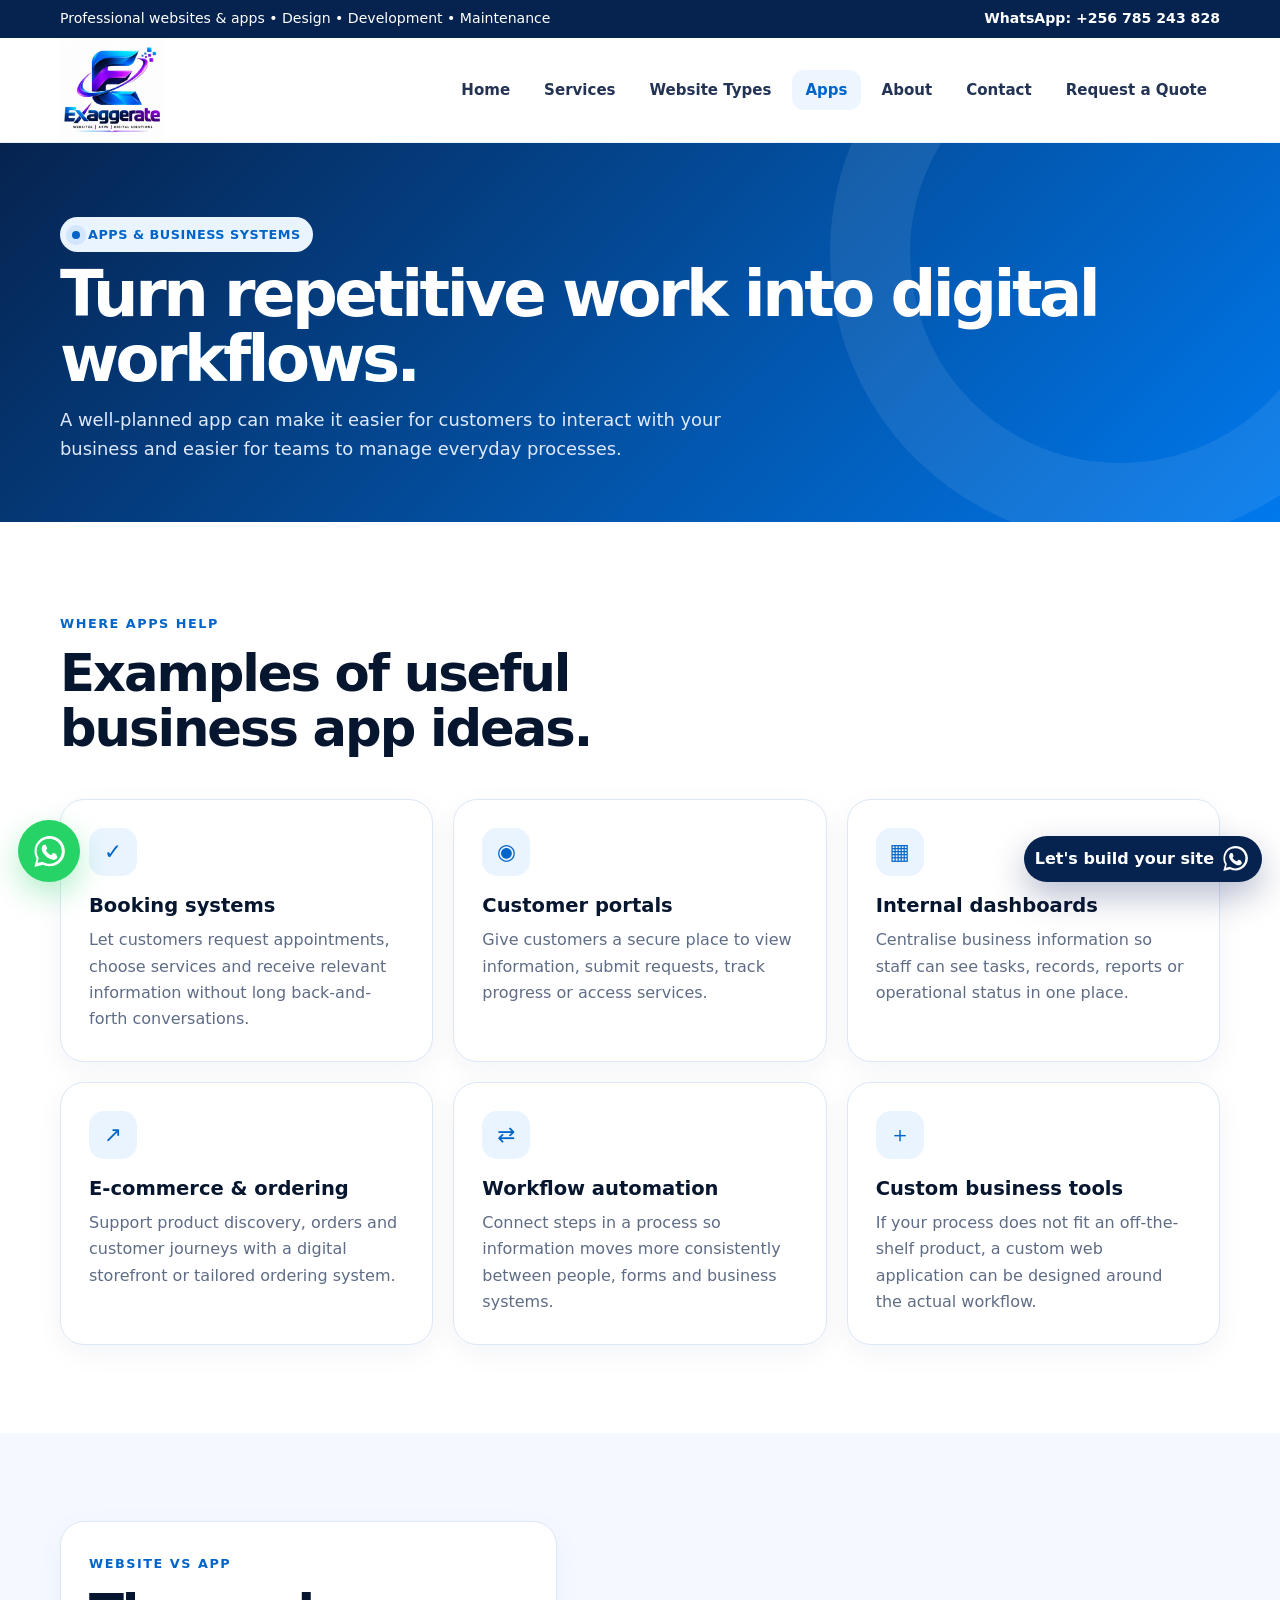
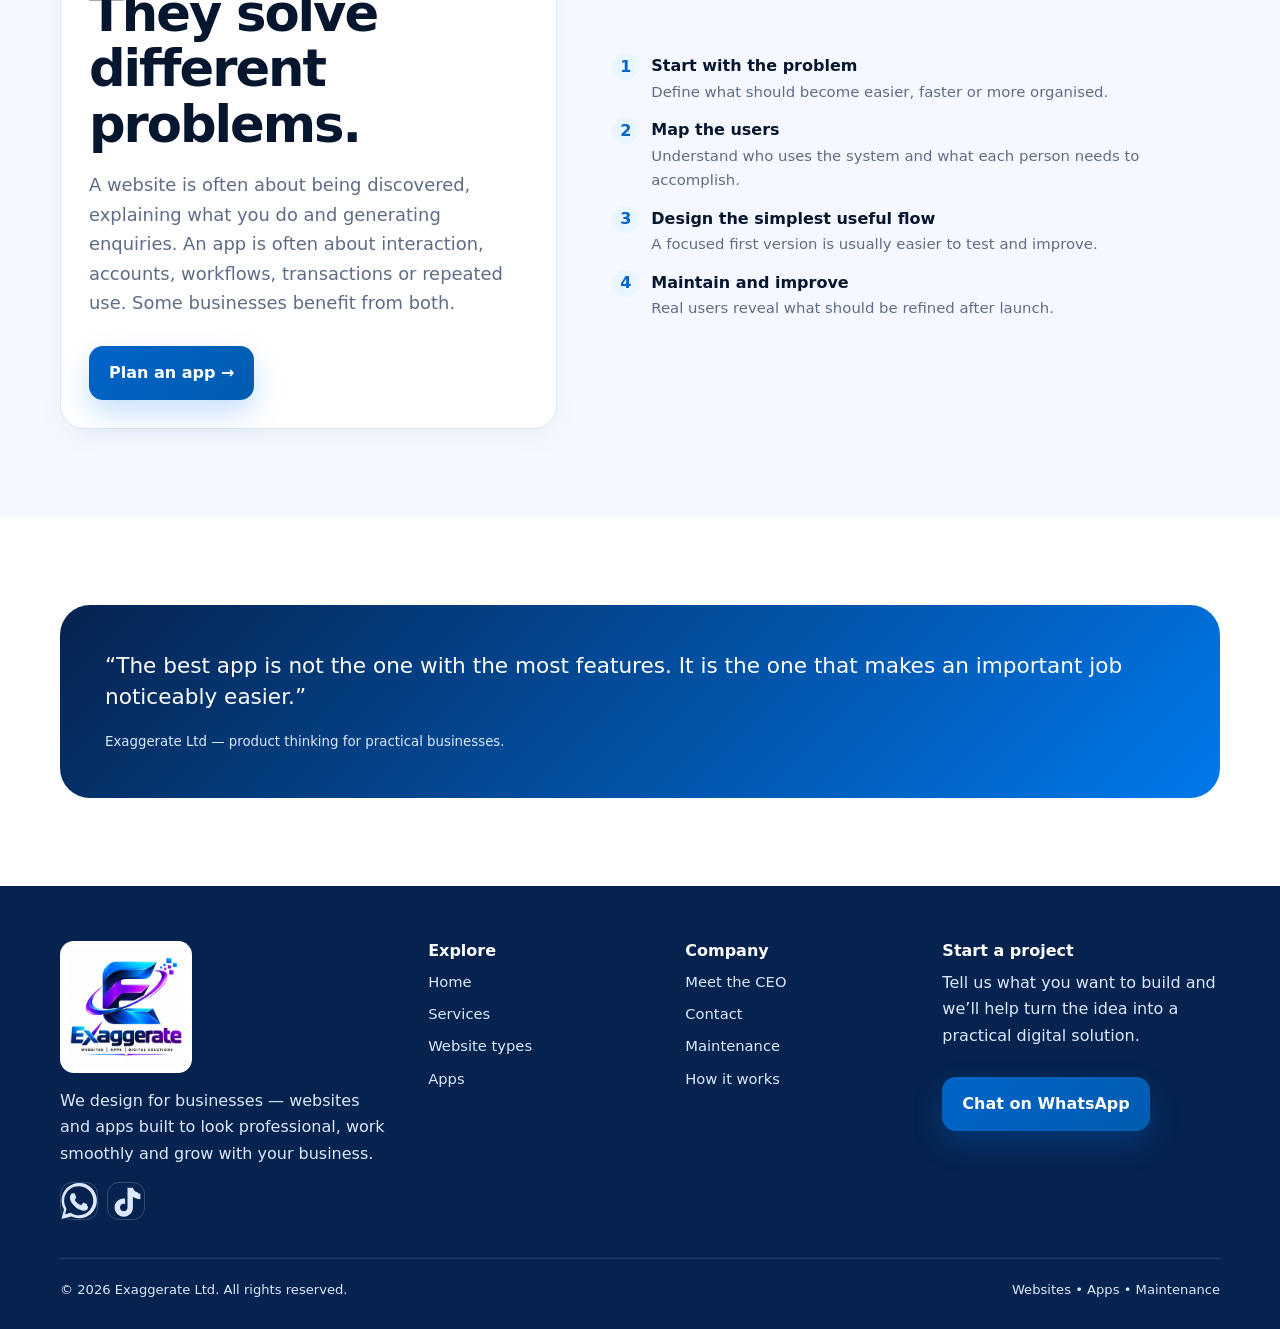
<file: apps.html>
<!doctype html><html lang="en"><head><meta charset="utf-8"><meta name="viewport" content="width=device-width,initial-scale=1"><meta name="theme-color" content="#06234f"><meta name="description" content="Exaggerate Ltd — professional website and app design, development and maintenance for businesses."><title>Apps | Exaggerate Ltd</title><link rel="icon" href="assets/exaggerate-logo.jpeg"><link rel="stylesheet" href="assets/styles.css"></head><body>
<div class="topbar"><div class="container inner"><span>Professional websites & apps • Design • Development • Maintenance</span><a href="https://wa.me/256785243828" target="_blank" rel="noopener">WhatsApp: +256 785 243 828</a></div></div>
<header><div class="container nav">
<a href="index.html"><img class="logo" src="assets/exaggerate-logo.jpeg" alt="Exaggerate Ltd logo"></a>
<button class="menu" aria-label="Open navigation">☰</button>
<ul class="navlinks">
<li><a class="" href="index.html">Home</a></li><li><a class="" href="services.html">Services</a></li><li><a class="" href="websites.html">Website Types</a></li><li><a class="active" href="apps.html">Apps</a></li><li><a class="" href="about.html">About</a></li><li><a class="" href="contact.html">Contact</a></li>
<li><a class="" href="quote.html">Request a Quote</a></li></ul>
</div></header>

<main>
<section class="page-hero"><div class="container reveal"><span class="eyebrow">Apps & business systems</span><h1>Turn repetitive work into <span>digital workflows.</span></h1><p class="lead">A well-planned app can make it easier for customers to interact with your business and easier for teams to manage everyday processes.</p></div></section>
<section class="section"><div class="container"><div class="section-head reveal"><span class="kicker">Where apps help</span><h2>Examples of useful business app ideas.</h2></div><div class="grid-3">
<div class="card reveal"><div class="icon">✓</div><h3>Booking systems</h3><p>Let customers request appointments, choose services and receive relevant information without long back-and-forth conversations.</p></div>
<div class="card reveal delay-1"><div class="icon">◉</div><h3>Customer portals</h3><p>Give customers a secure place to view information, submit requests, track progress or access services.</p></div>
<div class="card reveal delay-2"><div class="icon">▦</div><h3>Internal dashboards</h3><p>Centralise business information so staff can see tasks, records, reports or operational status in one place.</p></div>
<div class="card reveal"><div class="icon">↗</div><h3>E-commerce & ordering</h3><p>Support product discovery, orders and customer journeys with a digital storefront or tailored ordering system.</p></div>
<div class="card reveal delay-1"><div class="icon">⇄</div><h3>Workflow automation</h3><p>Connect steps in a process so information moves more consistently between people, forms and business systems.</p></div>
<div class="card reveal delay-2"><div class="icon">＋</div><h3>Custom business tools</h3><p>If your process does not fit an off-the-shelf product, a custom web application can be designed around the actual workflow.</p></div>
</div></div></section>
<section class="section soft"><div class="container split"><div class="card reveal"><span class="kicker">Website vs app</span><h2>They solve different problems.</h2><p class="lead">A website is often about being discovered, explaining what you do and generating enquiries. An app is often about interaction, accounts, workflows, transactions or repeated use. Some businesses benefit from both.</p><div class="btns"><a class="btn primary" href="contact.html">Plan an app →</a></div></div><div class="reveal delay-1"><div class="checks">
<div class="check"><span class="checkmark">1</span><div><b>Start with the problem</b><p>Define what should become easier, faster or more organised.</p></div></div>
<div class="check"><span class="checkmark">2</span><div><b>Map the users</b><p>Understand who uses the system and what each person needs to accomplish.</p></div></div>
<div class="check"><span class="checkmark">3</span><div><b>Design the simplest useful flow</b><p>A focused first version is usually easier to test and improve.</p></div></div>
<div class="check"><span class="checkmark">4</span><div><b>Maintain and improve</b><p>Real users reveal what should be refined after launch.</p></div></div>
</div></div></div></section>
<section class="section"><div class="container"><div class="quote reveal"><p>“The best app is not the one with the most features. It is the one that makes an important job noticeably easier.”</p><small>Exaggerate Ltd — product thinking for practical businesses.</small></div></div></section>
</main>

<a class="whatsapp-float" href="https://wa.me/256785243828" target="_blank" rel="noopener" aria-label="Chat with Exaggerate Ltd on WhatsApp"><svg viewBox="0 0 24 24" fill="none" aria-hidden="true"><path fill="currentColor" d="M20.5 3.5A11.8 11.8 0 0 0 12.1 0C5.6 0 .4 5.2.4 11.7c0 2.1.5 4.1 1.6 5.9L.3 24l6.6-1.7a11.8 11.8 0 0 0 5.2 1.2h.1c6.4 0 11.7-5.2 11.7-11.7 0-3.1-1.2-6-3.4-8.3ZM12.1 21.5h-.1c-1.8 0-3.5-.5-5-1.4l-.4-.2-3.9 1 1-3.8-.3-.4a9.7 9.7 0 1 1 8.7 4.8Zm5.3-7.3c-.3-.2-1.8-.9-2.1-1-.3-.1-.5-.2-.7.2-.2.3-.8 1-.9 1.2-.2.2-.3.2-.6.1-1.6-.8-2.7-1.4-3.8-3.2-.3-.5.3-.5.8-1.6.1-.2.1-.4 0-.6l-.9-2.1c-.2-.5-.5-.4-.7-.4h-.6c-.2 0-.6.1-.9.4-.3.3-1.1 1.1-1.1 2.7s1.1 3.1 1.2 3.3c.2.2 2.1 3.2 5.1 4.5 1.9.8 2.6.9 3.5.8.6-.1 1.8-.7 2.1-1.4.3-.7.3-1.3.2-1.4-.1-.2-.3-.3-.6-.5Z"/></svg></a>
<a class="contact-bar" href="contact.html" aria-label="Contact Exaggerate Ltd"><span>Let's build your site</span><svg viewBox="0 0 24 24" fill="none" aria-hidden="true"><path fill="currentColor" d="M20.5 3.5A11.8 11.8 0 0 0 12.1 0C5.6 0 .4 5.2.4 11.7c0 2.1.5 4.1 1.6 5.9L.3 24l6.6-1.7a11.8 11.8 0 0 0 5.2 1.2h.1c6.4 0 11.7-5.2 11.7-11.7 0-3.1-1.2-6-3.4-8.3ZM12.1 21.5h-.1c-1.8 0-3.5-.5-5-1.4l-.4-.2-3.9 1 1-3.8-.3-.4a9.7 9.7 0 1 1 8.7 4.8Zm5.3-7.3c-.3-.2-1.8-.9-2.1-1-.3-.1-.5-.2-.7.2-.2.3-.8 1-.9 1.2-.2.2-.3.2-.6.1-1.6-.8-2.7-1.4-3.8-3.2-.3-.5.3-.5.8-1.6.1-.2.1-.4 0-.6l-.9-2.1c-.2-.5-.5-.4-.7-.4h-.6c-.2 0-.6.1-.9.4-.3.3-1.1 1.1-1.1 2.7s1.1 3.1 1.2 3.3c.2.2 2.1 3.2 5.1 4.5 1.9.8 2.6.9 3.5.8.6-.1 1.8-.7 2.1-1.4.3-.7.3-1.3.2-1.4-.1-.2-.3-.3-.6-.5Z"/></svg></a>

<footer><div class="container footer-grid">
<div><img class="logo" src="assets/exaggerate-logo.jpeg" alt="Exaggerate Ltd"><p>We design for businesses — websites and apps built to look professional, work smoothly and grow with your business.</p><div class="socials"><a href="https://wa.me/256785243828" target="_blank" rel="noopener" aria-label="WhatsApp"><svg viewBox="0 0 24 24" fill="none" aria-hidden="true"><path fill="currentColor" d="M20.5 3.5A11.8 11.8 0 0 0 12.1 0C5.6 0 .4 5.2.4 11.7c0 2.1.5 4.1 1.6 5.9L.3 24l6.6-1.7a11.8 11.8 0 0 0 5.2 1.2h.1c6.4 0 11.7-5.2 11.7-11.7 0-3.1-1.2-6-3.4-8.3ZM12.1 21.5h-.1c-1.8 0-3.5-.5-5-1.4l-.4-.2-3.9 1 1-3.8-.3-.4a9.7 9.7 0 1 1 8.7 4.8Zm5.3-7.3c-.3-.2-1.8-.9-2.1-1-.3-.1-.5-.2-.7.2-.2.3-.8 1-.9 1.2-.2.2-.3.2-.6.1-1.6-.8-2.7-1.4-3.8-3.2-.3-.5.3-.5.8-1.6.1-.2.1-.4 0-.6l-.9-2.1c-.2-.5-.5-.4-.7-.4h-.6c-.2 0-.6.1-.9.4-.3.3-1.1 1.1-1.1 2.7s1.1 3.1 1.2 3.3c.2.2 2.1 3.2 5.1 4.5 1.9.8 2.6.9 3.5.8.6-.1 1.8-.7 2.1-1.4.3-.7.3-1.3.2-1.4-.1-.2-.3-.3-.6-.5Z"/></svg></a><a href="https://www.tiktok.com/@webdesigner86?_r=1&_d=f4g00hmjkm7m3b&sec_uid=MS4wLjABAAAA4IA-I-HynLUlU7JpxaeafCOXetAfdrXFXv9f0x9CeO&share_author_id=7056492848116859909&sharer_language=en&source=h5_m&u_code=dmmmdmkahhh9j0&timestamp=1789101508&user_id=7056492848116859909&sec_user_id=MS4wLjABAAAA4IA-I-HynLUlU7JpxaeafCOXetAfdrXFXv9f0x9CeO&item_author_type=1&utm_source=copy&utm_campaign=client_share&utm_medium=android&share_iid=7681529212352562962&share_link_id=8fb3104b-5e48-4074-baf4-d9070b52723a&share_app_id=1233&ugbiz_name=ACCOUNT&ug_btm=b872%2Cb7360&social_share_type=5&enable_checksum=1" target="_blank" rel="noopener" aria-label="TikTok"><svg viewBox="0 0 24 24" fill="currentColor" aria-hidden="true"><path d="M19.6 6.1c-1.5-.3-2.7-1.5-3-3H13v13.3c0 1.4-1.1 2.5-2.5 2.5S8 17.8 8 16.4s1.1-2.5 2.5-2.5c.3 0 .6.1.9.2V10.5c-.3 0-.6-.1-.9-.1-3.4 0-6.1 2.7-6.1 6s2.7 6.1 6.1 6.1 6.1-2.7 6.1-6.1V9.2c1.4 1 3.1 1.6 5 1.6V7.2c-.7 0-1.4-.4-2-1.1Z"/></svg></a></div></div>
<div><h3>Explore</h3><div class="footer-links"><a href="index.html">Home</a><a href="services.html">Services</a><a href="websites.html">Website types</a><a href="apps.html">Apps</a></div></div>
<div><h3>Company</h3><div class="footer-links"><a href="about.html">Meet the CEO</a><a href="contact.html">Contact</a><a href="services.html#maintenance">Maintenance</a><a href="websites.html#process">How it works</a></div></div>
<div><h3>Start a project</h3><p>Tell us what you want to build and we’ll help turn the idea into a practical digital solution.</p><div class="btns"><a class="btn primary" href="https://wa.me/256785243828" target="_blank" rel="noopener">Chat on WhatsApp</a></div></div>
</div><div class="container copyright"><span>© <span data-year></span> Exaggerate Ltd. All rights reserved.</span><span>Websites • Apps • Maintenance</span></div></footer>
<script src="assets/site.js"></script>
</body></html>
</file>
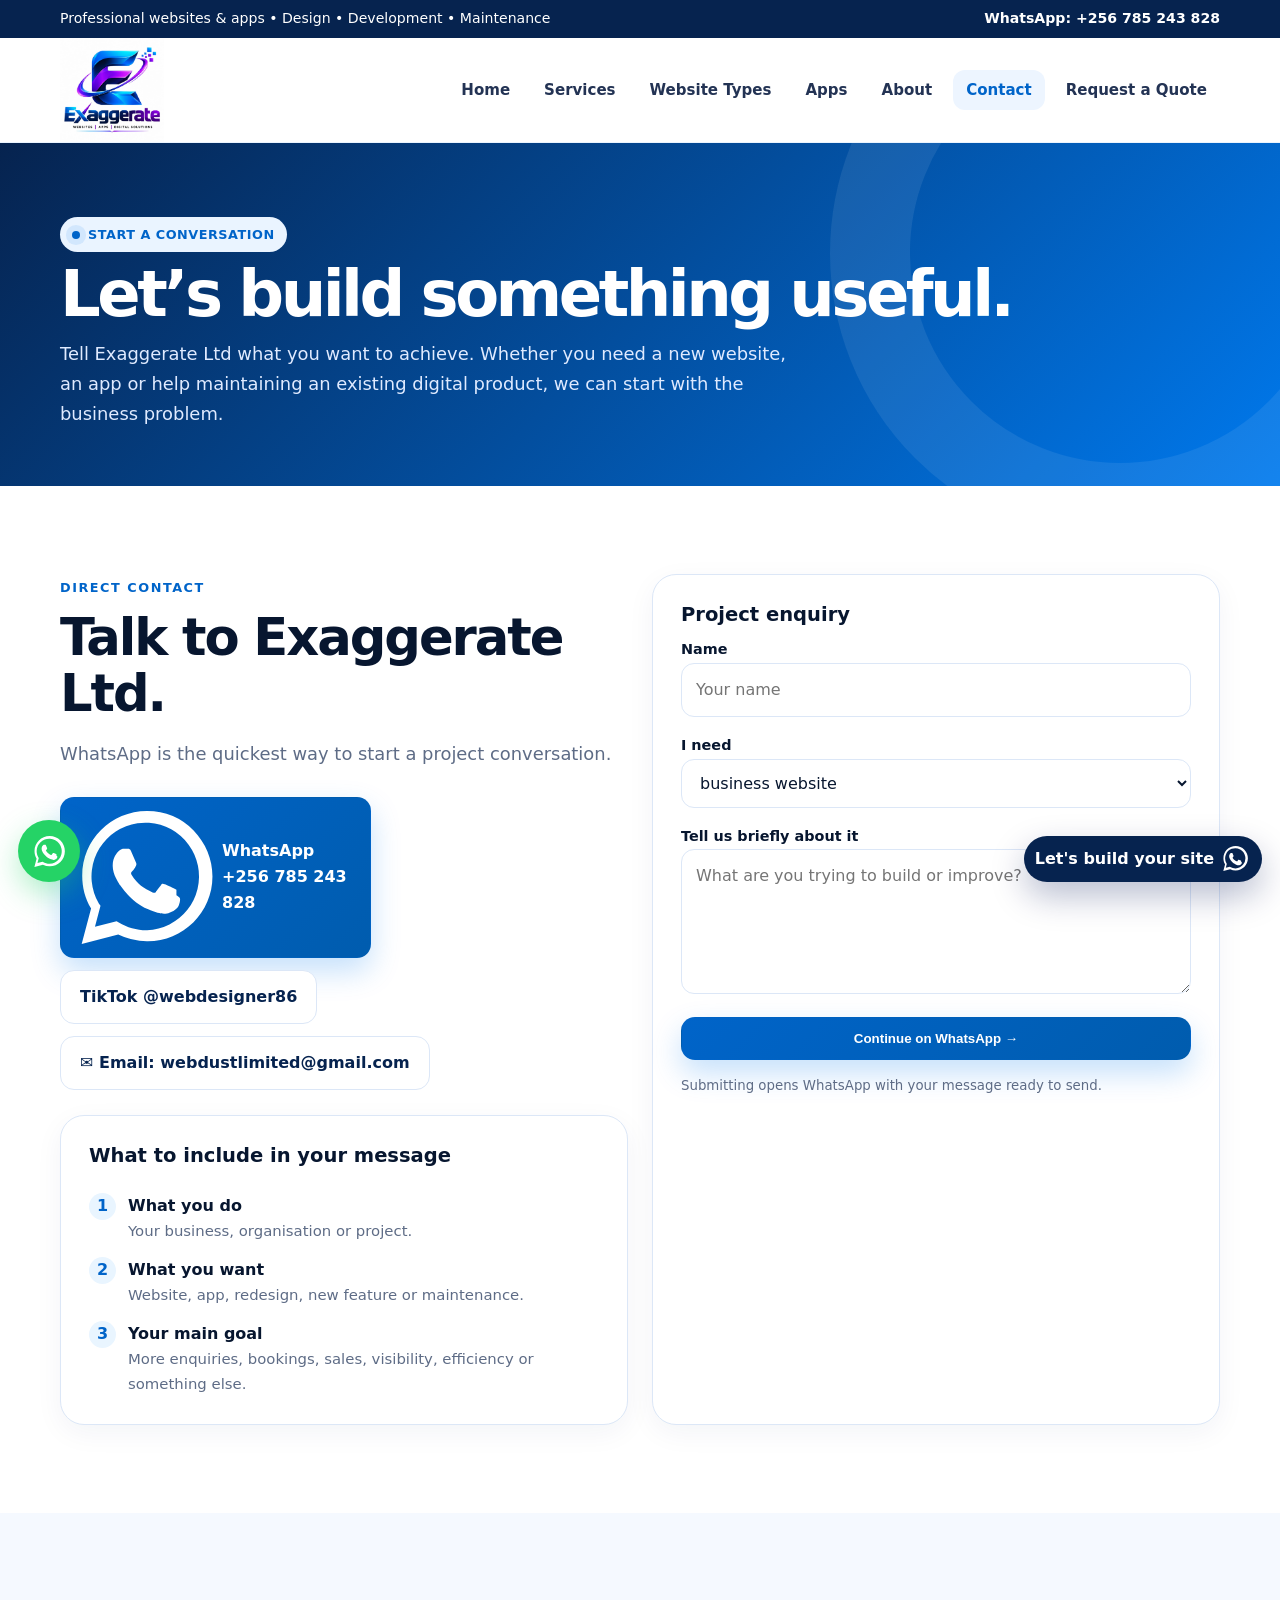
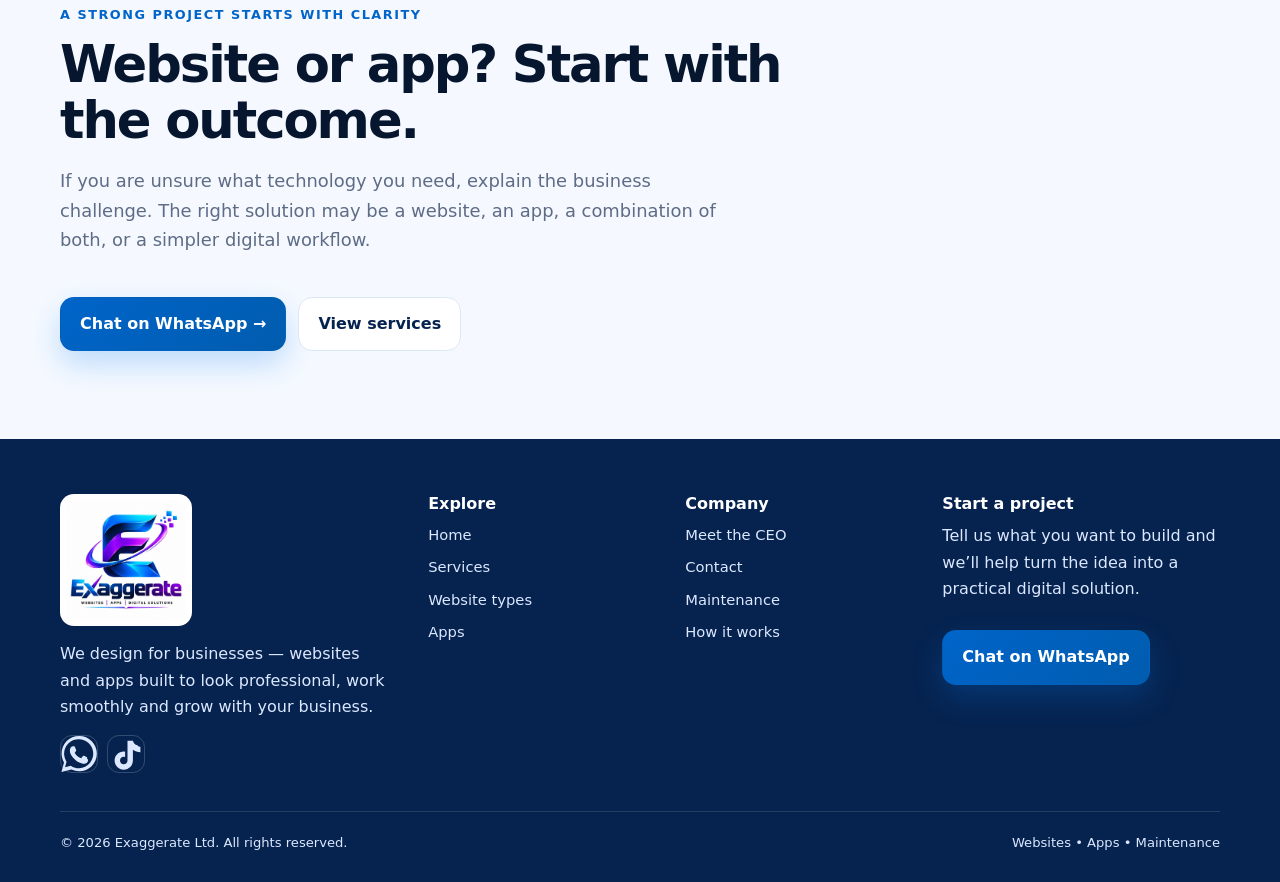
<file: contact.html>
<!doctype html><html lang="en"><head><meta charset="utf-8"><meta name="viewport" content="width=device-width,initial-scale=1"><meta name="theme-color" content="#06234f"><meta name="description" content="Exaggerate Ltd — professional website and app design, development and maintenance for businesses."><title>Contact | Exaggerate Ltd</title><link rel="icon" href="assets/exaggerate-logo.jpeg"><link rel="stylesheet" href="assets/styles.css"></head><body>
<div class="topbar"><div class="container inner"><span>Professional websites & apps • Design • Development • Maintenance</span><a href="https://wa.me/256785243828" target="_blank" rel="noopener">WhatsApp: +256 785 243 828</a></div></div>
<header><div class="container nav">
<a href="index.html"><img class="logo" src="assets/exaggerate-logo.jpeg" alt="Exaggerate Ltd logo"></a>
<button class="menu" aria-label="Open navigation">☰</button>
<ul class="navlinks">
<li><a class="" href="index.html">Home</a></li><li><a class="" href="services.html">Services</a></li><li><a class="" href="websites.html">Website Types</a></li><li><a class="" href="apps.html">Apps</a></li><li><a class="" href="about.html">About</a></li><li><a class="active" href="contact.html">Contact</a></li>
<li><a class="" href="quote.html">Request a Quote</a></li></ul>
</div></header>

<main>
<section class="page-hero"><div class="container reveal"><span class="eyebrow">Start a conversation</span><h1>Let’s build something <span>useful.</span></h1><p class="lead">Tell Exaggerate Ltd what you want to achieve. Whether you need a new website, an app or help maintaining an existing digital product, we can start with the business problem.</p></div></section>
<section class="section"><div class="container grid-2">
<div class="reveal"><span class="kicker">Direct contact</span><h2>Talk to Exaggerate Ltd.</h2><p class="lead">WhatsApp is the quickest way to start a project conversation.</p><div class="btns"><a class="btn primary" href="https://wa.me/256785243828" target="_blank" rel="noopener"><svg viewBox="0 0 24 24" fill="none" aria-hidden="true"><path fill="currentColor" d="M20.5 3.5A11.8 11.8 0 0 0 12.1 0C5.6 0 .4 5.2.4 11.7c0 2.1.5 4.1 1.6 5.9L.3 24l6.6-1.7a11.8 11.8 0 0 0 5.2 1.2h.1c6.4 0 11.7-5.2 11.7-11.7 0-3.1-1.2-6-3.4-8.3ZM12.1 21.5h-.1c-1.8 0-3.5-.5-5-1.4l-.4-.2-3.9 1 1-3.8-.3-.4a9.7 9.7 0 1 1 8.7 4.8Zm5.3-7.3c-.3-.2-1.8-.9-2.1-1-.3-.1-.5-.2-.7.2-.2.3-.8 1-.9 1.2-.2.2-.3.2-.6.1-1.6-.8-2.7-1.4-3.8-3.2-.3-.5.3-.5.8-1.6.1-.2.1-.4 0-.6l-.9-2.1c-.2-.5-.5-.4-.7-.4h-.6c-.2 0-.6.1-.9.4-.3.3-1.1 1.1-1.1 2.7s1.1 3.1 1.2 3.3c.2.2 2.1 3.2 5.1 4.5 1.9.8 2.6.9 3.5.8.6-.1 1.8-.7 2.1-1.4.3-.7.3-1.3.2-1.4-.1-.2-.3-.3-.6-.5Z"/></svg> WhatsApp +256 785 243 828</a><a class="btn secondary" href="https://www.tiktok.com/@webdesigner86?_r=1&_d=f4g00hmjkm7m3b&sec_uid=MS4wLjABAAAA4IA-I-HynLUlU7JpxaeafCOXetAfdrXFXv9f0x9CeO&share_author_id=7056492848116859909&sharer_language=en&source=h5_m&u_code=dmmmdmkahhh9j0&timestamp=1789101508&user_id=7056492848116859909&sec_user_id=MS4wLjABAAAA4IA-I-HynLUlU7JpxaeafCOXetAfdrXFXv9f0x9CeO&item_author_type=1&utm_source=copy&utm_campaign=client_share&utm_medium=android&share_iid=7681529212352562962&share_link_id=8fb3104b-5e48-4074-baf4-d9070b52723a&share_app_id=1233&ugbiz_name=ACCOUNT&ug_btm=b872%2Cb7360&social_share_type=5&enable_checksum=1" target="_blank" rel="noopener">TikTok @webdesigner86</a><a class="btn secondary" href="mailto:webdustlimited@gmail.com">✉ Email: webdustlimited@gmail.com</a></div><div class="card" style="margin-top:25px"><h3>What to include in your message</h3><div class="checks"><div class="check"><span class="checkmark">1</span><div><b>What you do</b><p>Your business, organisation or project.</p></div></div><div class="check"><span class="checkmark">2</span><div><b>What you want</b><p>Website, app, redesign, new feature or maintenance.</p></div></div><div class="check"><span class="checkmark">3</span><div><b>Your main goal</b><p>More enquiries, bookings, sales, visibility, efficiency or something else.</p></div></div></div></div></div>
<div class="card reveal delay-1"><h3>Project enquiry</h3><form class="form" onsubmit="event.preventDefault(); const name=this.name.value||'there'; window.location.href='https://wa.me/256785243828?text='+encodeURIComponent('Hello Exaggerate Ltd, my name is '+name+'. I would like to discuss a '+this.project.value+'. '+this.message.value);"><div><label for="name">Name</label><input id="name" name="name" required placeholder="Your name"></div><div><label for="project">I need</label><select id="project" name="project"><option>business website</option><option>e-commerce website</option><option>web or mobile app</option><option>website maintenance</option><option>website redesign</option></select></div><div><label for="message">Tell us briefly about it</label><textarea id="message" name="message" required placeholder="What are you trying to build or improve?"></textarea></div><button class="btn primary" type="submit">Continue on WhatsApp →</button><small style="color:var(--muted)">Submitting opens WhatsApp with your message ready to send.</small></form></div>
</div></section>
<section class="section soft"><div class="container"><div class="section-head reveal"><span class="kicker">A strong project starts with clarity</span><h2>Website or app? Start with the outcome.</h2><p class="lead">If you are unsure what technology you need, explain the business challenge. The right solution may be a website, an app, a combination of both, or a simpler digital workflow.</p></div><div class="btns"><a class="btn primary" href="https://wa.me/256785243828" target="_blank" rel="noopener">Chat on WhatsApp →</a><a class="btn secondary" href="services.html">View services</a></div></div></section>
</main>

<a class="whatsapp-float" href="https://wa.me/256785243828" target="_blank" rel="noopener" aria-label="Chat with Exaggerate Ltd on WhatsApp"><svg viewBox="0 0 24 24" fill="none" aria-hidden="true"><path fill="currentColor" d="M20.5 3.5A11.8 11.8 0 0 0 12.1 0C5.6 0 .4 5.2.4 11.7c0 2.1.5 4.1 1.6 5.9L.3 24l6.6-1.7a11.8 11.8 0 0 0 5.2 1.2h.1c6.4 0 11.7-5.2 11.7-11.7 0-3.1-1.2-6-3.4-8.3ZM12.1 21.5h-.1c-1.8 0-3.5-.5-5-1.4l-.4-.2-3.9 1 1-3.8-.3-.4a9.7 9.7 0 1 1 8.7 4.8Zm5.3-7.3c-.3-.2-1.8-.9-2.1-1-.3-.1-.5-.2-.7.2-.2.3-.8 1-.9 1.2-.2.2-.3.2-.6.1-1.6-.8-2.7-1.4-3.8-3.2-.3-.5.3-.5.8-1.6.1-.2.1-.4 0-.6l-.9-2.1c-.2-.5-.5-.4-.7-.4h-.6c-.2 0-.6.1-.9.4-.3.3-1.1 1.1-1.1 2.7s1.1 3.1 1.2 3.3c.2.2 2.1 3.2 5.1 4.5 1.9.8 2.6.9 3.5.8.6-.1 1.8-.7 2.1-1.4.3-.7.3-1.3.2-1.4-.1-.2-.3-.3-.6-.5Z"/></svg></a>
<a class="contact-bar" href="contact.html" aria-label="Contact Exaggerate Ltd"><span>Let's build your site</span><svg viewBox="0 0 24 24" fill="none" aria-hidden="true"><path fill="currentColor" d="M20.5 3.5A11.8 11.8 0 0 0 12.1 0C5.6 0 .4 5.2.4 11.7c0 2.1.5 4.1 1.6 5.9L.3 24l6.6-1.7a11.8 11.8 0 0 0 5.2 1.2h.1c6.4 0 11.7-5.2 11.7-11.7 0-3.1-1.2-6-3.4-8.3ZM12.1 21.5h-.1c-1.8 0-3.5-.5-5-1.4l-.4-.2-3.9 1 1-3.8-.3-.4a9.7 9.7 0 1 1 8.7 4.8Zm5.3-7.3c-.3-.2-1.8-.9-2.1-1-.3-.1-.5-.2-.7.2-.2.3-.8 1-.9 1.2-.2.2-.3.2-.6.1-1.6-.8-2.7-1.4-3.8-3.2-.3-.5.3-.5.8-1.6.1-.2.1-.4 0-.6l-.9-2.1c-.2-.5-.5-.4-.7-.4h-.6c-.2 0-.6.1-.9.4-.3.3-1.1 1.1-1.1 2.7s1.1 3.1 1.2 3.3c.2.2 2.1 3.2 5.1 4.5 1.9.8 2.6.9 3.5.8.6-.1 1.8-.7 2.1-1.4.3-.7.3-1.3.2-1.4-.1-.2-.3-.3-.6-.5Z"/></svg></a>

<footer><div class="container footer-grid">
<div><img class="logo" src="assets/exaggerate-logo.jpeg" alt="Exaggerate Ltd"><p>We design for businesses — websites and apps built to look professional, work smoothly and grow with your business.</p><div class="socials"><a href="https://wa.me/256785243828" target="_blank" rel="noopener" aria-label="WhatsApp"><svg viewBox="0 0 24 24" fill="none" aria-hidden="true"><path fill="currentColor" d="M20.5 3.5A11.8 11.8 0 0 0 12.1 0C5.6 0 .4 5.2.4 11.7c0 2.1.5 4.1 1.6 5.9L.3 24l6.6-1.7a11.8 11.8 0 0 0 5.2 1.2h.1c6.4 0 11.7-5.2 11.7-11.7 0-3.1-1.2-6-3.4-8.3ZM12.1 21.5h-.1c-1.8 0-3.5-.5-5-1.4l-.4-.2-3.9 1 1-3.8-.3-.4a9.7 9.7 0 1 1 8.7 4.8Zm5.3-7.3c-.3-.2-1.8-.9-2.1-1-.3-.1-.5-.2-.7.2-.2.3-.8 1-.9 1.2-.2.2-.3.2-.6.1-1.6-.8-2.7-1.4-3.8-3.2-.3-.5.3-.5.8-1.6.1-.2.1-.4 0-.6l-.9-2.1c-.2-.5-.5-.4-.7-.4h-.6c-.2 0-.6.1-.9.4-.3.3-1.1 1.1-1.1 2.7s1.1 3.1 1.2 3.3c.2.2 2.1 3.2 5.1 4.5 1.9.8 2.6.9 3.5.8.6-.1 1.8-.7 2.1-1.4.3-.7.3-1.3.2-1.4-.1-.2-.3-.3-.6-.5Z"/></svg></a><a href="https://www.tiktok.com/@webdesigner86?_r=1&_d=f4g00hmjkm7m3b&sec_uid=MS4wLjABAAAA4IA-I-HynLUlU7JpxaeafCOXetAfdrXFXv9f0x9CeO&share_author_id=7056492848116859909&sharer_language=en&source=h5_m&u_code=dmmmdmkahhh9j0&timestamp=1789101508&user_id=7056492848116859909&sec_user_id=MS4wLjABAAAA4IA-I-HynLUlU7JpxaeafCOXetAfdrXFXv9f0x9CeO&item_author_type=1&utm_source=copy&utm_campaign=client_share&utm_medium=android&share_iid=7681529212352562962&share_link_id=8fb3104b-5e48-4074-baf4-d9070b52723a&share_app_id=1233&ugbiz_name=ACCOUNT&ug_btm=b872%2Cb7360&social_share_type=5&enable_checksum=1" target="_blank" rel="noopener" aria-label="TikTok"><svg viewBox="0 0 24 24" fill="currentColor" aria-hidden="true"><path d="M19.6 6.1c-1.5-.3-2.7-1.5-3-3H13v13.3c0 1.4-1.1 2.5-2.5 2.5S8 17.8 8 16.4s1.1-2.5 2.5-2.5c.3 0 .6.1.9.2V10.5c-.3 0-.6-.1-.9-.1-3.4 0-6.1 2.7-6.1 6s2.7 6.1 6.1 6.1 6.1-2.7 6.1-6.1V9.2c1.4 1 3.1 1.6 5 1.6V7.2c-.7 0-1.4-.4-2-1.1Z"/></svg></a></div></div>
<div><h3>Explore</h3><div class="footer-links"><a href="index.html">Home</a><a href="services.html">Services</a><a href="websites.html">Website types</a><a href="apps.html">Apps</a></div></div>
<div><h3>Company</h3><div class="footer-links"><a href="about.html">Meet the CEO</a><a href="contact.html">Contact</a><a href="services.html#maintenance">Maintenance</a><a href="websites.html#process">How it works</a></div></div>
<div><h3>Start a project</h3><p>Tell us what you want to build and we’ll help turn the idea into a practical digital solution.</p><div class="btns"><a class="btn primary" href="https://wa.me/256785243828" target="_blank" rel="noopener">Chat on WhatsApp</a></div></div>
</div><div class="container copyright"><span>© <span data-year></span> Exaggerate Ltd. All rights reserved.</span><span>Websites • Apps • Maintenance</span></div></footer>
<script src="assets/site.js"></script>
</body></html>
</file>
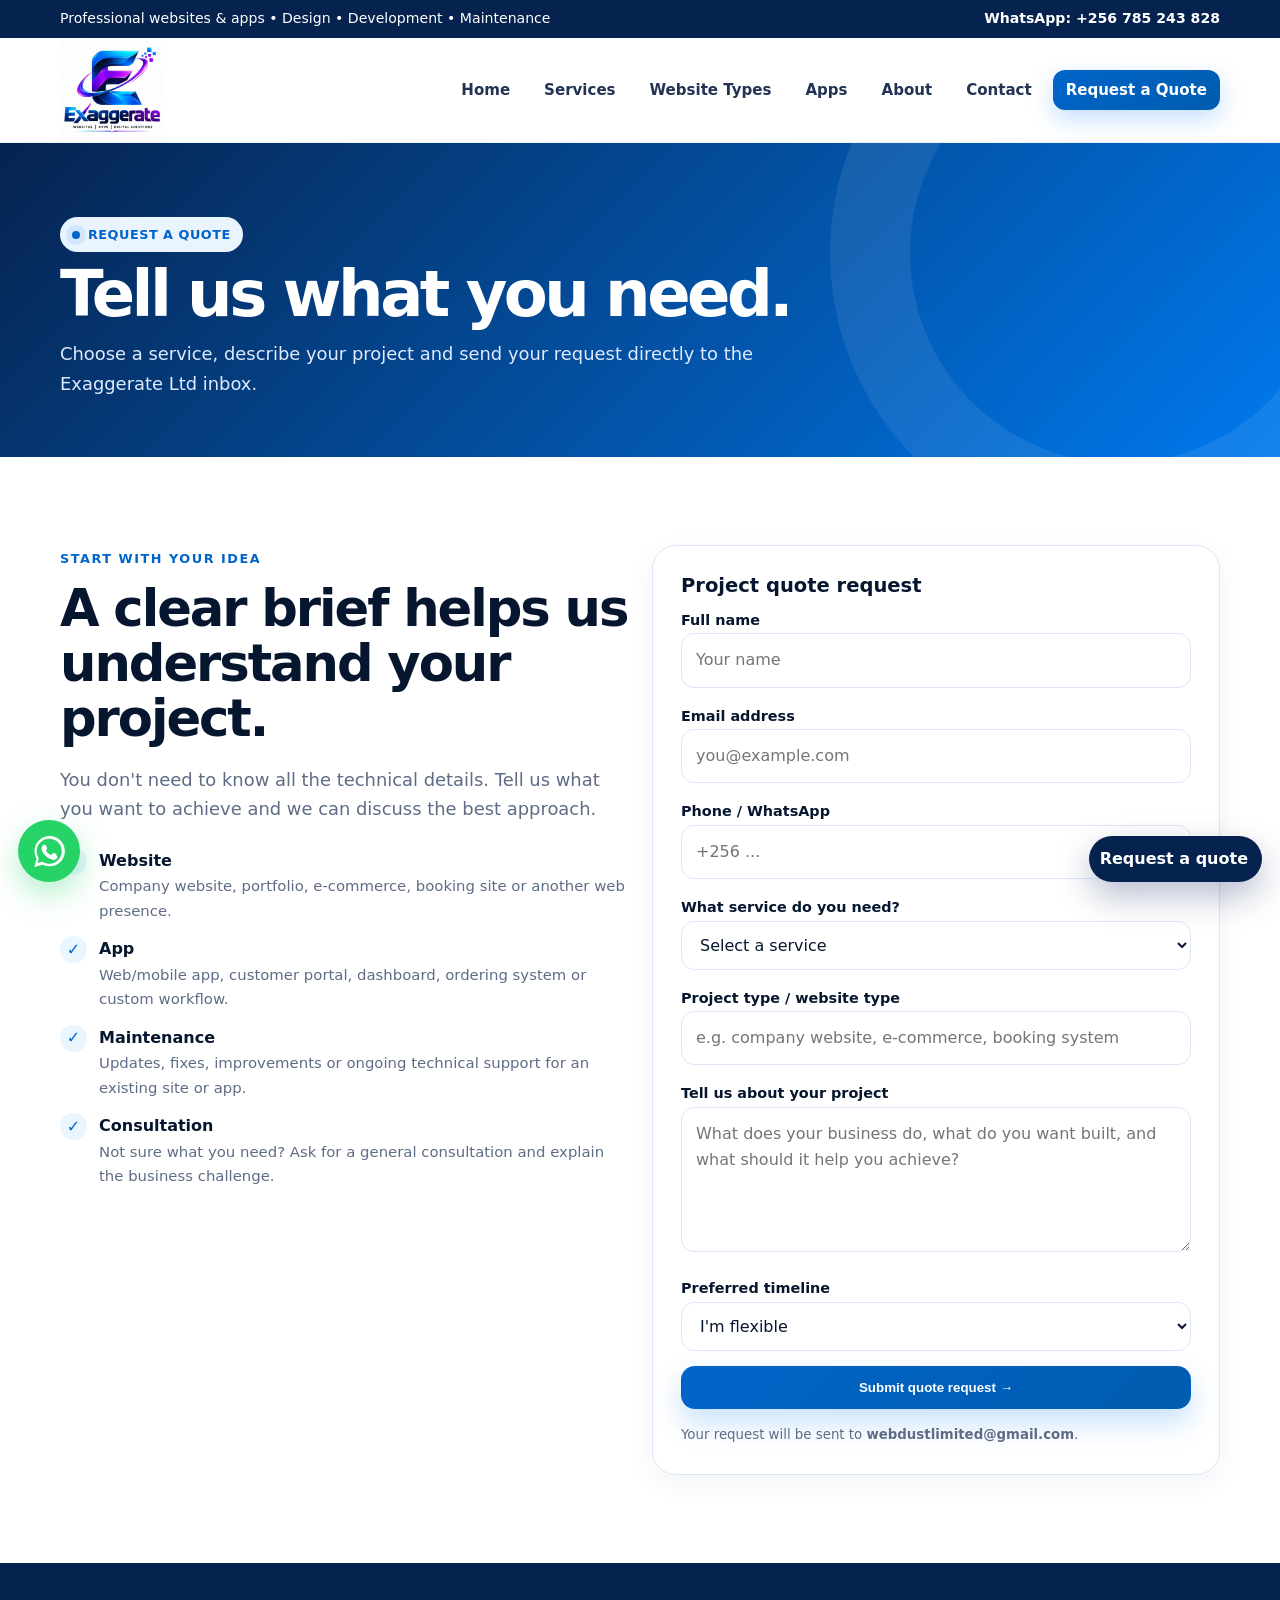
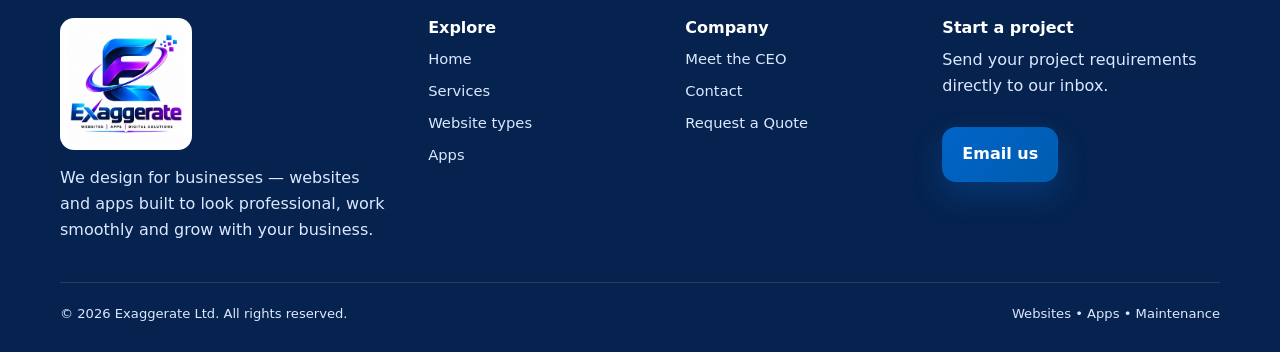
<file: quote.html>
<!doctype html><html lang="en"><head>
<meta charset="utf-8"><meta name="viewport" content="width=device-width,initial-scale=1"><meta name="theme-color" content="#06234f">
<meta name="description" content="Request a quote from Exaggerate Ltd for a website, app, maintenance service or general consultation.">
<title>Request a Quote | Exaggerate Ltd</title>
<link rel="icon" href="assets/exaggerate-logo.jpeg"><link rel="stylesheet" href="assets/styles.css">
</head><body>
<div class="topbar"><div class="container inner"><span>Professional websites & apps • Design • Development • Maintenance</span><a href="https://wa.me/256785243828" target="_blank" rel="noopener">WhatsApp: +256 785 243 828</a></div></div>
<header><div class="container nav">
<a href="index.html"><img class="logo" src="assets/exaggerate-logo.jpeg" alt="Exaggerate Ltd logo"></a>
<button class="menu" aria-label="Open navigation">☰</button>
<ul class="navlinks">
<li><a href="index.html">Home</a></li><li><a href="services.html">Services</a></li>
<li><a href="websites.html">Website Types</a></li><li><a href="apps.html">Apps</a></li>
<li><a href="about.html">About</a></li><li><a href="contact.html">Contact</a></li>
<li><a class="active nav-cta" href="quote.html">Request a Quote</a></li>
</ul></div></header>

<main>
<section class="page-hero"><div class="container reveal"><span class="eyebrow">Request a quote</span>
<h1>Tell us what you <span>need.</span></h1>
<p class="lead">Choose a service, describe your project and send your request directly to the Exaggerate Ltd inbox.</p>
</div></section>
<section class="section"><div class="container grid-2">
<div class="reveal"><span class="kicker">Start with your idea</span><h2>A clear brief helps us understand your project.</h2>
<p class="lead">You don't need to know all the technical details. Tell us what you want to achieve and we can discuss the best approach.</p>
<div class="checks">
<div class="check"><span class="checkmark">✓</span><div><b>Website</b><p>Company website, portfolio, e-commerce, booking site or another web presence.</p></div></div>
<div class="check"><span class="checkmark">✓</span><div><b>App</b><p>Web/mobile app, customer portal, dashboard, ordering system or custom workflow.</p></div></div>
<div class="check"><span class="checkmark">✓</span><div><b>Maintenance</b><p>Updates, fixes, improvements or ongoing technical support for an existing site or app.</p></div></div>
<div class="check"><span class="checkmark">✓</span><div><b>Consultation</b><p>Not sure what you need? Ask for a general consultation and explain the business challenge.</p></div></div>
</div></div>

<div class="card reveal delay-1">
<h3>Project quote request</h3>
<form class="form" action="https://formsubmit.co/webdustlimited@gmail.com" method="POST">
<input type="hidden" name="_subject" value="New Quote Request — Exaggerate Ltd">
<input type="hidden" name="_captcha" value="false">
<input type="hidden" name="_template" value="table">
<input type="hidden" name="_next" value="https://webdustlimited.com/thank-you.html">
<div><label for="name">Full name</label><input id="name" name="name" required placeholder="Your name"></div>
<div><label for="email">Email address</label><input id="email" name="email" type="email" required placeholder="you@example.com"></div>
<div><label for="phone">Phone / WhatsApp</label><input id="phone" name="phone" placeholder="+256 ..."></div>
<div><label for="service">What service do you need?</label>
<select id="service" name="service" required>
<option value="">Select a service</option><option>Website</option><option>Web / Mobile App</option><option>Website Maintenance</option><option>General Consultation</option><option>Website Redesign</option><option>Other</option>
</select></div>
<div><label for="type">Project type / website type</label><input id="type" name="project_type" placeholder="e.g. company website, e-commerce, booking system"></div>
<div><label for="message">Tell us about your project</label><textarea id="message" name="message" required placeholder="What does your business do, what do you want built, and what should it help you achieve?"></textarea></div>
<div><label for="timeline">Preferred timeline</label><select id="timeline" name="timeline"><option>I'm flexible</option><option>As soon as possible</option><option>Within 1 month</option><option>1–3 months</option><option>More than 3 months</option></select></div>
<button class="btn primary" type="submit">Submit quote request →</button>
<small style="color:var(--muted)">Your request will be sent to <strong>webdustlimited@gmail.com</strong>.</small>
</form>
</div></div></section>
</main>

<a class="whatsapp-float" href="https://wa.me/256785243828" target="_blank" rel="noopener" aria-label="Chat with Exaggerate Ltd on WhatsApp"><svg viewBox="0 0 24 24" fill="none" aria-hidden="true"><path fill="currentColor" d="M20.5 3.5A11.8 11.8 0 0 0 12.1 0C5.6 0 .4 5.2.4 11.7c0 2.1.5 4.1 1.6 5.9L.3 24l6.6-1.7a11.8 11.8 0 0 0 5.2 1.2h.1c6.4 0 11.7-5.2 11.7-11.7 0-3.1-1.2-6-3.4-8.3ZM12.1 21.5h-.1c-1.8 0-3.5-.5-5-1.4l-.4-.2-3.9 1 1-3.8-.3-.4a9.7 9.7 0 1 1 8.7 4.8Zm5.3-7.3c-.3-.2-1.8-.9-2.1-1-.3-.1-.5-.2-.7.2-.2.3-.8 1-.9 1.2-.2.2-.3.2-.6.1-1.6-.8-2.7-1.4-3.8-3.2-.3-.5.3-.5.8-1.6.1-.2.1-.4 0-.6l-.9-2.1c-.2-.5-.5-.4-.7-.4h-.6c-.2 0-.6.1-.9.4-.3.3-1.1 1.1-1.1 2.7s1.1 3.1 1.2 3.3c.2.2 2.1 3.2 5.1 4.5 1.9.8 2.6.9 3.5.8.6-.1 1.8-.7 2.1-1.4.3-.7.3-1.3.2-1.4-.1-.2-.3-.3-.6-.5Z"/></svg></a>
<a class="contact-bar" href="quote.html" aria-label="Request a quote"><span>Request a quote</span></a>

<footer><div class="container footer-grid">
<div><img class="logo" src="assets/exaggerate-logo.jpeg" alt="Exaggerate Ltd"><p>We design for businesses — websites and apps built to look professional, work smoothly and grow with your business.</p></div>
<div><h3>Explore</h3><div class="footer-links"><a href="index.html">Home</a><a href="services.html">Services</a><a href="websites.html">Website types</a><a href="apps.html">Apps</a></div></div>
<div><h3>Company</h3><div class="footer-links"><a href="about.html">Meet the CEO</a><a href="contact.html">Contact</a><a href="quote.html">Request a Quote</a></div></div>
<div><h3>Start a project</h3><p>Send your project requirements directly to our inbox.</p><div class="btns"><a class="btn primary" href="mailto:webdustlimited@gmail.com">Email us</a></div></div>
</div><div class="container copyright"><span>© <span data-year></span> Exaggerate Ltd. All rights reserved.</span><span>Websites • Apps • Maintenance</span></div></footer>
<script src="assets/site.js"></script></body></html>
</file>
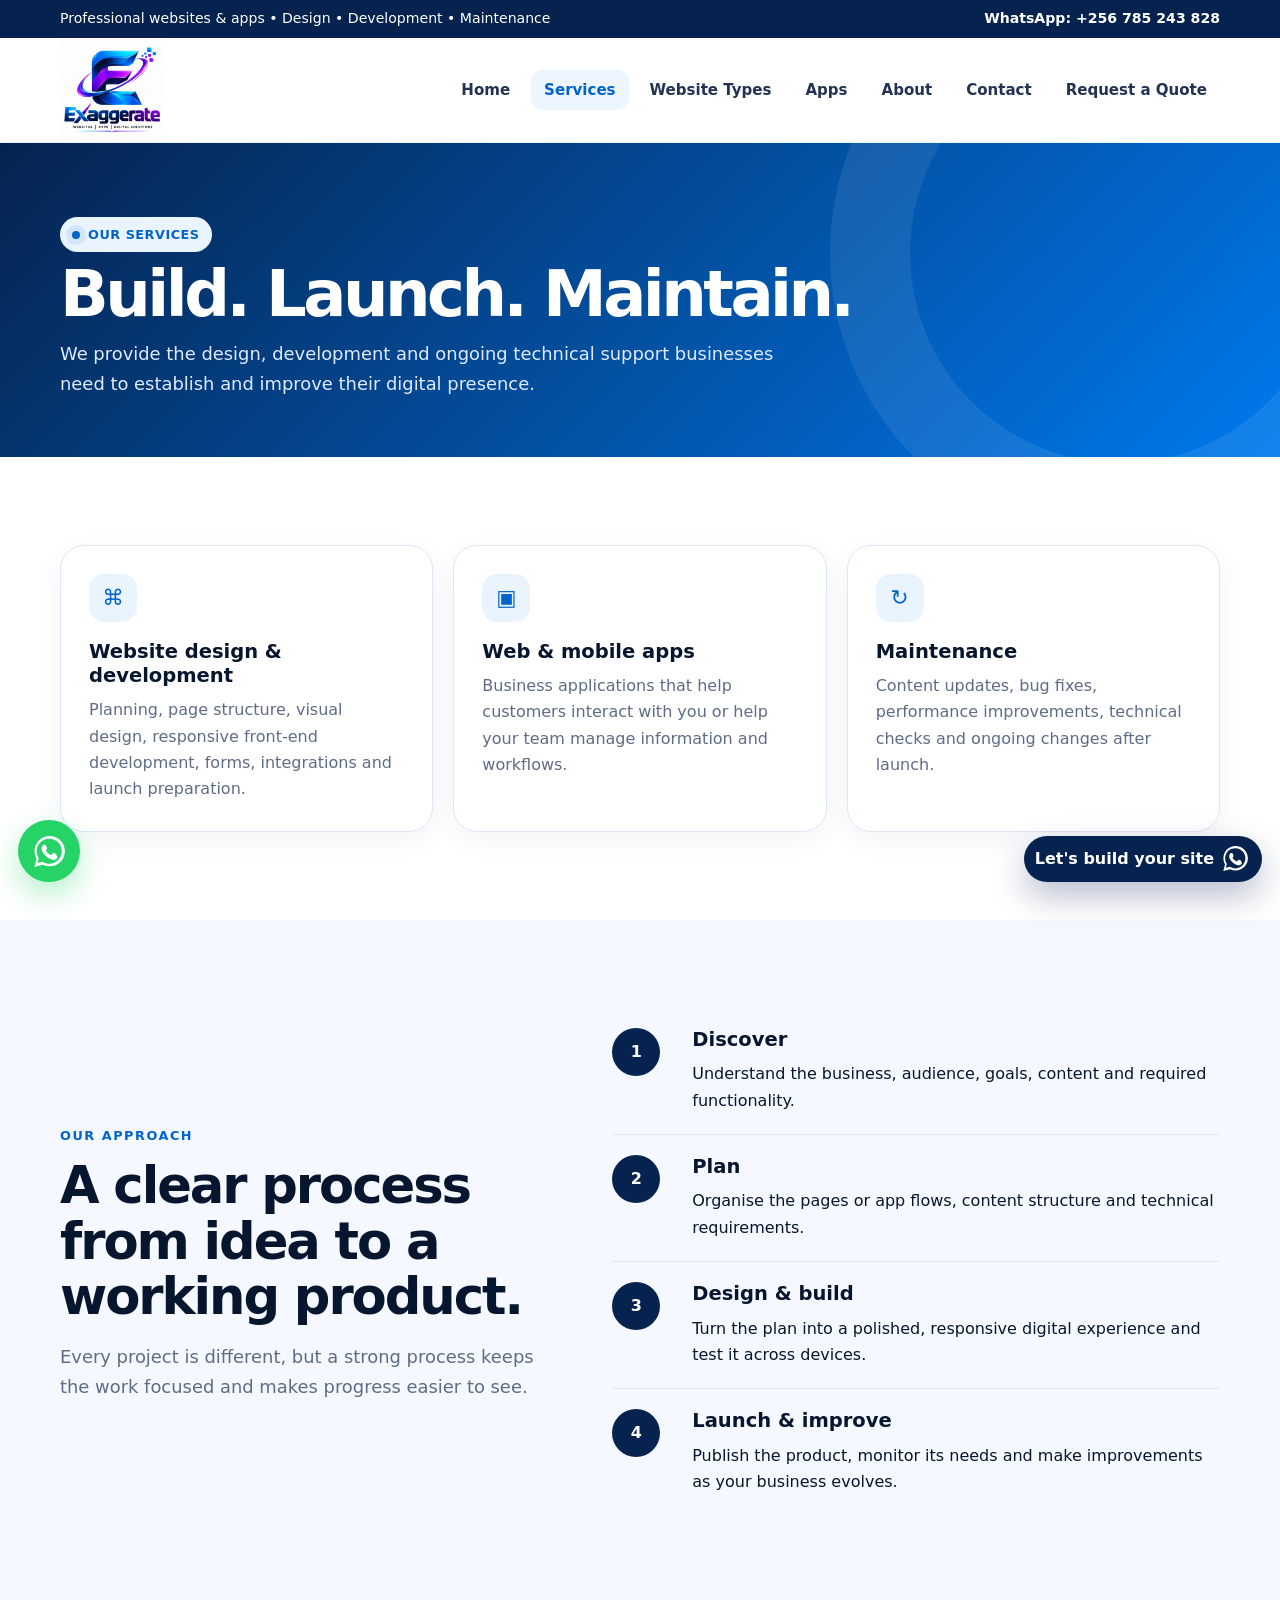
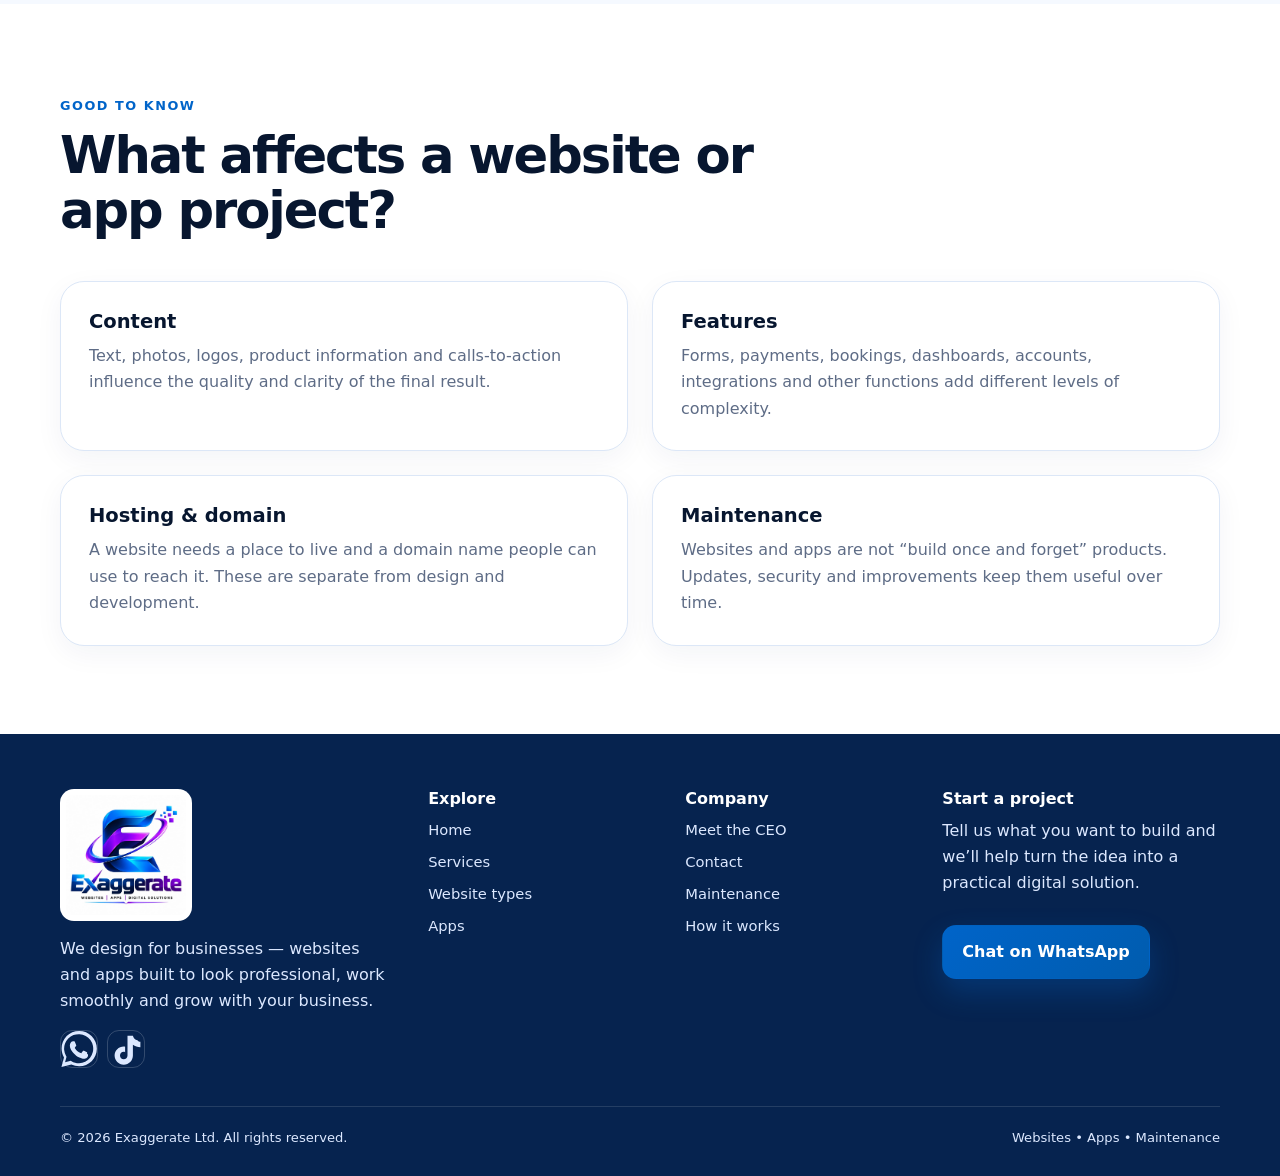
<file: services.html>
<!doctype html><html lang="en"><head><meta charset="utf-8"><meta name="viewport" content="width=device-width,initial-scale=1"><meta name="theme-color" content="#06234f"><meta name="description" content="Exaggerate Ltd — professional website and app design, development and maintenance for businesses."><title>Services | Exaggerate Ltd</title><link rel="icon" href="assets/exaggerate-logo.jpeg"><link rel="stylesheet" href="assets/styles.css"></head><body>
<div class="topbar"><div class="container inner"><span>Professional websites & apps • Design • Development • Maintenance</span><a href="https://wa.me/256785243828" target="_blank" rel="noopener">WhatsApp: +256 785 243 828</a></div></div>
<header><div class="container nav">
<a href="index.html"><img class="logo" src="assets/exaggerate-logo.jpeg" alt="Exaggerate Ltd logo"></a>
<button class="menu" aria-label="Open navigation">☰</button>
<ul class="navlinks">
<li><a class="" href="index.html">Home</a></li><li><a class="active" href="services.html">Services</a></li><li><a class="" href="websites.html">Website Types</a></li><li><a class="" href="apps.html">Apps</a></li><li><a class="" href="about.html">About</a></li><li><a class="" href="contact.html">Contact</a></li>
<li><a class="" href="quote.html">Request a Quote</a></li></ul>
</div></header>

<main>
<section class="page-hero"><div class="container reveal"><span class="eyebrow">Our services</span><h1>Build. Launch. <span>Maintain.</span></h1><p class="lead">We provide the design, development and ongoing technical support businesses need to establish and improve their digital presence.</p></div></section>
<section class="section"><div class="container"><div class="grid-3">
<div class="card reveal"><div class="icon">⌘</div><h3>Website design & development</h3><p>Planning, page structure, visual design, responsive front-end development, forms, integrations and launch preparation.</p></div>
<div class="card reveal delay-1"><div class="icon">▣</div><h3>Web & mobile apps</h3><p>Business applications that help customers interact with you or help your team manage information and workflows.</p></div>
<div class="card reveal delay-2"><div class="icon">↻</div><h3 id="maintenance">Maintenance</h3><p>Content updates, bug fixes, performance improvements, technical checks and ongoing changes after launch.</p></div>
</div></div></section>
<section class="section soft" id="process"><div class="container split"><div class="reveal"><span class="kicker">Our approach</span><h2>A clear process from idea to a working product.</h2><p class="lead">Every project is different, but a strong process keeps the work focused and makes progress easier to see.</p></div><div class="timeline">
<div class="step reveal"><span class="step-num">1</span><div><h3>Discover</h3><p>Understand the business, audience, goals, content and required functionality.</p></div></div>
<div class="step reveal delay-1"><span class="step-num">2</span><div><h3>Plan</h3><p>Organise the pages or app flows, content structure and technical requirements.</p></div></div>
<div class="step reveal delay-2"><span class="step-num">3</span><div><h3>Design & build</h3><p>Turn the plan into a polished, responsive digital experience and test it across devices.</p></div></div>
<div class="step reveal"><span class="step-num">4</span><div><h3>Launch & improve</h3><p>Publish the product, monitor its needs and make improvements as your business evolves.</p></div></div>
</div></div></section>
<section class="section"><div class="container"><div class="section-head reveal"><span class="kicker">Good to know</span><h2>What affects a website or app project?</h2></div><div class="grid-2">
<div class="card reveal"><h3>Content</h3><p>Text, photos, logos, product information and calls-to-action influence the quality and clarity of the final result.</p></div>
<div class="card reveal delay-1"><h3>Features</h3><p>Forms, payments, bookings, dashboards, accounts, integrations and other functions add different levels of complexity.</p></div>
<div class="card reveal"><h3>Hosting & domain</h3><p>A website needs a place to live and a domain name people can use to reach it. These are separate from design and development.</p></div>
<div class="card reveal delay-1"><h3>Maintenance</h3><p>Websites and apps are not “build once and forget” products. Updates, security and improvements keep them useful over time.</p></div>
</div></div></section>
</main>

<a class="whatsapp-float" href="https://wa.me/256785243828" target="_blank" rel="noopener" aria-label="Chat with Exaggerate Ltd on WhatsApp"><svg viewBox="0 0 24 24" fill="none" aria-hidden="true"><path fill="currentColor" d="M20.5 3.5A11.8 11.8 0 0 0 12.1 0C5.6 0 .4 5.2.4 11.7c0 2.1.5 4.1 1.6 5.9L.3 24l6.6-1.7a11.8 11.8 0 0 0 5.2 1.2h.1c6.4 0 11.7-5.2 11.7-11.7 0-3.1-1.2-6-3.4-8.3ZM12.1 21.5h-.1c-1.8 0-3.5-.5-5-1.4l-.4-.2-3.9 1 1-3.8-.3-.4a9.7 9.7 0 1 1 8.7 4.8Zm5.3-7.3c-.3-.2-1.8-.9-2.1-1-.3-.1-.5-.2-.7.2-.2.3-.8 1-.9 1.2-.2.2-.3.2-.6.1-1.6-.8-2.7-1.4-3.8-3.2-.3-.5.3-.5.8-1.6.1-.2.1-.4 0-.6l-.9-2.1c-.2-.5-.5-.4-.7-.4h-.6c-.2 0-.6.1-.9.4-.3.3-1.1 1.1-1.1 2.7s1.1 3.1 1.2 3.3c.2.2 2.1 3.2 5.1 4.5 1.9.8 2.6.9 3.5.8.6-.1 1.8-.7 2.1-1.4.3-.7.3-1.3.2-1.4-.1-.2-.3-.3-.6-.5Z"/></svg></a>
<a class="contact-bar" href="contact.html" aria-label="Contact Exaggerate Ltd"><span>Let's build your site</span><svg viewBox="0 0 24 24" fill="none" aria-hidden="true"><path fill="currentColor" d="M20.5 3.5A11.8 11.8 0 0 0 12.1 0C5.6 0 .4 5.2.4 11.7c0 2.1.5 4.1 1.6 5.9L.3 24l6.6-1.7a11.8 11.8 0 0 0 5.2 1.2h.1c6.4 0 11.7-5.2 11.7-11.7 0-3.1-1.2-6-3.4-8.3ZM12.1 21.5h-.1c-1.8 0-3.5-.5-5-1.4l-.4-.2-3.9 1 1-3.8-.3-.4a9.7 9.7 0 1 1 8.7 4.8Zm5.3-7.3c-.3-.2-1.8-.9-2.1-1-.3-.1-.5-.2-.7.2-.2.3-.8 1-.9 1.2-.2.2-.3.2-.6.1-1.6-.8-2.7-1.4-3.8-3.2-.3-.5.3-.5.8-1.6.1-.2.1-.4 0-.6l-.9-2.1c-.2-.5-.5-.4-.7-.4h-.6c-.2 0-.6.1-.9.4-.3.3-1.1 1.1-1.1 2.7s1.1 3.1 1.2 3.3c.2.2 2.1 3.2 5.1 4.5 1.9.8 2.6.9 3.5.8.6-.1 1.8-.7 2.1-1.4.3-.7.3-1.3.2-1.4-.1-.2-.3-.3-.6-.5Z"/></svg></a>

<footer><div class="container footer-grid">
<div><img class="logo" src="assets/exaggerate-logo.jpeg" alt="Exaggerate Ltd"><p>We design for businesses — websites and apps built to look professional, work smoothly and grow with your business.</p><div class="socials"><a href="https://wa.me/256785243828" target="_blank" rel="noopener" aria-label="WhatsApp"><svg viewBox="0 0 24 24" fill="none" aria-hidden="true"><path fill="currentColor" d="M20.5 3.5A11.8 11.8 0 0 0 12.1 0C5.6 0 .4 5.2.4 11.7c0 2.1.5 4.1 1.6 5.9L.3 24l6.6-1.7a11.8 11.8 0 0 0 5.2 1.2h.1c6.4 0 11.7-5.2 11.7-11.7 0-3.1-1.2-6-3.4-8.3ZM12.1 21.5h-.1c-1.8 0-3.5-.5-5-1.4l-.4-.2-3.9 1 1-3.8-.3-.4a9.7 9.7 0 1 1 8.7 4.8Zm5.3-7.3c-.3-.2-1.8-.9-2.1-1-.3-.1-.5-.2-.7.2-.2.3-.8 1-.9 1.2-.2.2-.3.2-.6.1-1.6-.8-2.7-1.4-3.8-3.2-.3-.5.3-.5.8-1.6.1-.2.1-.4 0-.6l-.9-2.1c-.2-.5-.5-.4-.7-.4h-.6c-.2 0-.6.1-.9.4-.3.3-1.1 1.1-1.1 2.7s1.1 3.1 1.2 3.3c.2.2 2.1 3.2 5.1 4.5 1.9.8 2.6.9 3.5.8.6-.1 1.8-.7 2.1-1.4.3-.7.3-1.3.2-1.4-.1-.2-.3-.3-.6-.5Z"/></svg></a><a href="https://www.tiktok.com/@webdesigner86?_r=1&_d=f4g00hmjkm7m3b&sec_uid=MS4wLjABAAAA4IA-I-HynLUlU7JpxaeafCOXetAfdrXFXv9f0x9CeO&share_author_id=7056492848116859909&sharer_language=en&source=h5_m&u_code=dmmmdmkahhh9j0&timestamp=1789101508&user_id=7056492848116859909&sec_user_id=MS4wLjABAAAA4IA-I-HynLUlU7JpxaeafCOXetAfdrXFXv9f0x9CeO&item_author_type=1&utm_source=copy&utm_campaign=client_share&utm_medium=android&share_iid=7681529212352562962&share_link_id=8fb3104b-5e48-4074-baf4-d9070b52723a&share_app_id=1233&ugbiz_name=ACCOUNT&ug_btm=b872%2Cb7360&social_share_type=5&enable_checksum=1" target="_blank" rel="noopener" aria-label="TikTok"><svg viewBox="0 0 24 24" fill="currentColor" aria-hidden="true"><path d="M19.6 6.1c-1.5-.3-2.7-1.5-3-3H13v13.3c0 1.4-1.1 2.5-2.5 2.5S8 17.8 8 16.4s1.1-2.5 2.5-2.5c.3 0 .6.1.9.2V10.5c-.3 0-.6-.1-.9-.1-3.4 0-6.1 2.7-6.1 6s2.7 6.1 6.1 6.1 6.1-2.7 6.1-6.1V9.2c1.4 1 3.1 1.6 5 1.6V7.2c-.7 0-1.4-.4-2-1.1Z"/></svg></a></div></div>
<div><h3>Explore</h3><div class="footer-links"><a href="index.html">Home</a><a href="services.html">Services</a><a href="websites.html">Website types</a><a href="apps.html">Apps</a></div></div>
<div><h3>Company</h3><div class="footer-links"><a href="about.html">Meet the CEO</a><a href="contact.html">Contact</a><a href="services.html#maintenance">Maintenance</a><a href="websites.html#process">How it works</a></div></div>
<div><h3>Start a project</h3><p>Tell us what you want to build and we’ll help turn the idea into a practical digital solution.</p><div class="btns"><a class="btn primary" href="https://wa.me/256785243828" target="_blank" rel="noopener">Chat on WhatsApp</a></div></div>
</div><div class="container copyright"><span>© <span data-year></span> Exaggerate Ltd. All rights reserved.</span><span>Websites • Apps • Maintenance</span></div></footer>
<script src="assets/site.js"></script>
</body></html>
</file>
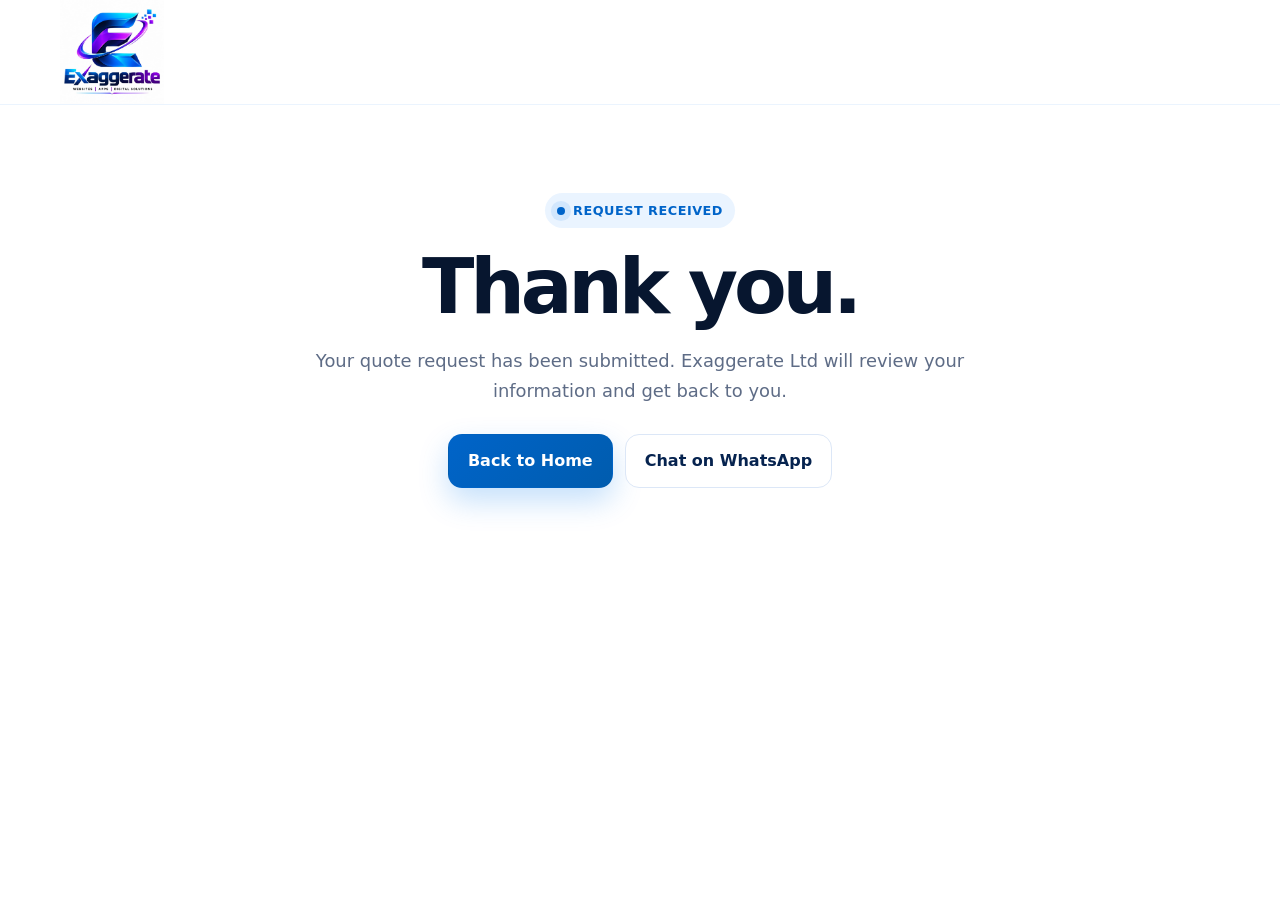
<file: thank-you.html>
<!doctype html><html lang="en"><head><meta charset="utf-8"><meta name="viewport" content="width=device-width,initial-scale=1"><meta name="theme-color" content="#06234f"><title>Thank You | Exaggerate Ltd</title><link rel="stylesheet" href="assets/styles.css"></head><body>
<header><div class="container nav"><a href="index.html"><img class="logo" src="assets/exaggerate-logo.jpeg" alt="Exaggerate Ltd logo"></a></div></header>
<main><section class="section"><div class="container" style="max-width:760px;text-align:center"><span class="eyebrow">Request received</span><h1>Thank you.</h1><p class="lead" style="margin:auto">Your quote request has been submitted. Exaggerate Ltd will review your information and get back to you.</p><div class="btns" style="justify-content:center"><a class="btn primary" href="index.html">Back to Home</a><a class="btn secondary" href="https://wa.me/256785243828" target="_blank" rel="noopener">Chat on WhatsApp</a></div></div></section></main>
<script src="assets/site.js"></script></body></html>
</file>
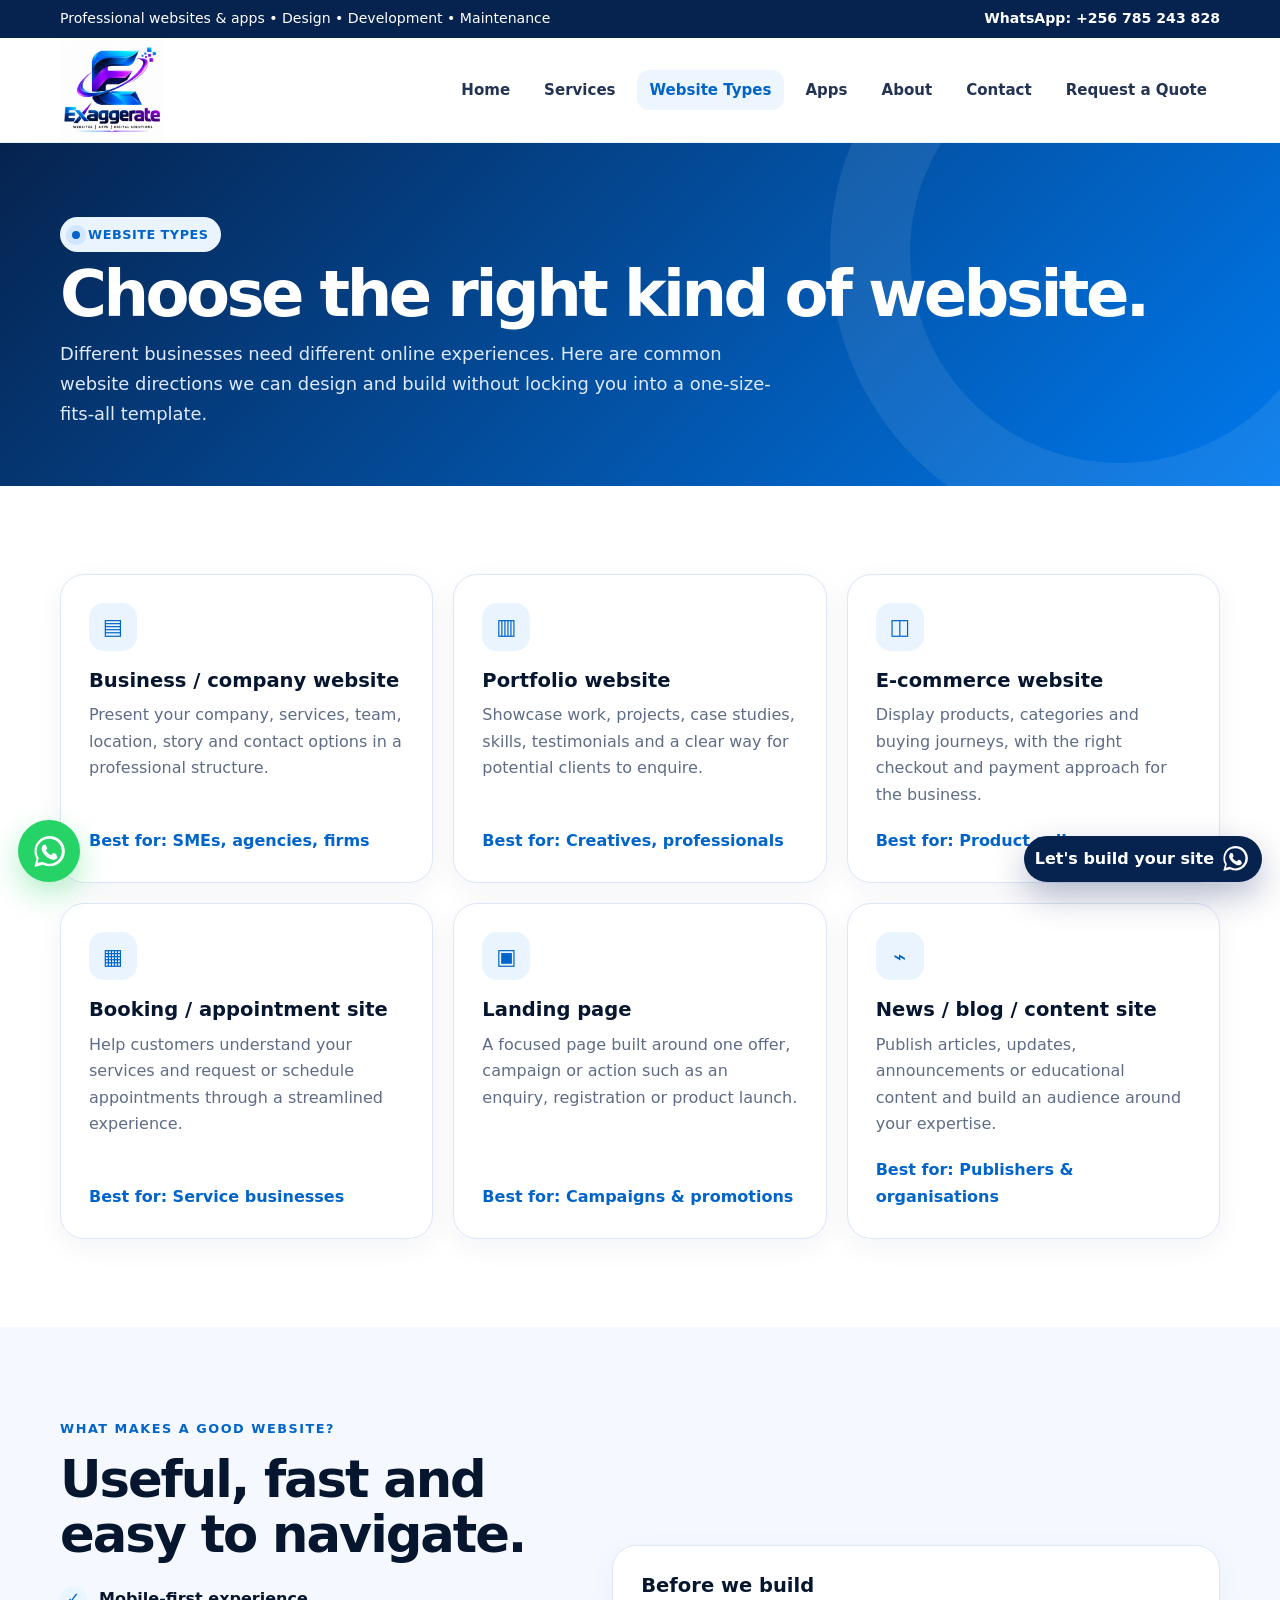
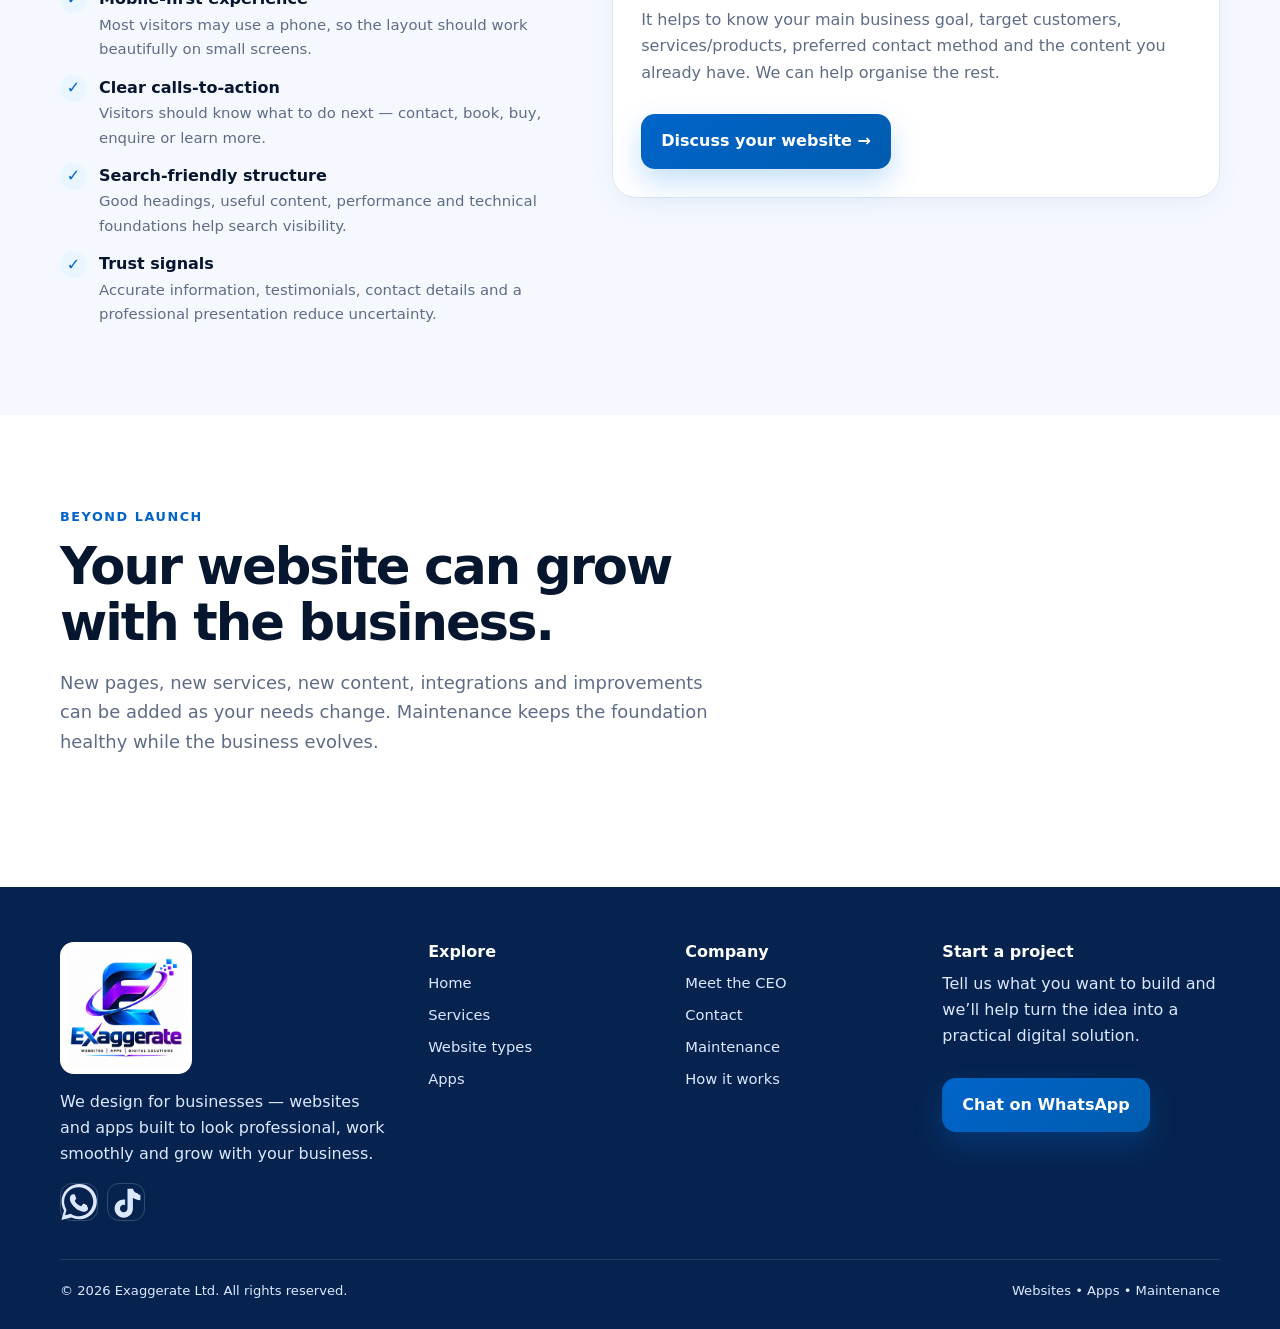
<file: websites.html>
<!doctype html><html lang="en"><head><meta charset="utf-8"><meta name="viewport" content="width=device-width,initial-scale=1"><meta name="theme-color" content="#06234f"><meta name="description" content="Exaggerate Ltd — professional website and app design, development and maintenance for businesses."><title>Website Types | Exaggerate Ltd</title><link rel="icon" href="assets/exaggerate-logo.jpeg"><link rel="stylesheet" href="assets/styles.css"></head><body>
<div class="topbar"><div class="container inner"><span>Professional websites & apps • Design • Development • Maintenance</span><a href="https://wa.me/256785243828" target="_blank" rel="noopener">WhatsApp: +256 785 243 828</a></div></div>
<header><div class="container nav">
<a href="index.html"><img class="logo" src="assets/exaggerate-logo.jpeg" alt="Exaggerate Ltd logo"></a>
<button class="menu" aria-label="Open navigation">☰</button>
<ul class="navlinks">
<li><a class="" href="index.html">Home</a></li><li><a class="" href="services.html">Services</a></li><li><a class="active" href="websites.html">Website Types</a></li><li><a class="" href="apps.html">Apps</a></li><li><a class="" href="about.html">About</a></li><li><a class="" href="contact.html">Contact</a></li>
<li><a class="" href="quote.html">Request a Quote</a></li></ul>
</div></header>

<main>
<section class="page-hero"><div class="container reveal"><span class="eyebrow">Website types</span><h1>Choose the right kind of <span>website.</span></h1><p class="lead">Different businesses need different online experiences. Here are common website directions we can design and build without locking you into a one-size-fits-all template.</p></div></section>
<section class="section"><div class="container"><div class="grid-3">
<div class="card type-card reveal"><div class="icon">▤</div><h3>Business / company website</h3><p>Present your company, services, team, location, story and contact options in a professional structure.</p><div class="more">Best for: SMEs, agencies, firms</div></div>
<div class="card type-card reveal delay-1"><div class="icon">▥</div><h3>Portfolio website</h3><p>Showcase work, projects, case studies, skills, testimonials and a clear way for potential clients to enquire.</p><div class="more">Best for: Creatives, professionals</div></div>
<div class="card type-card reveal delay-2"><div class="icon">◫</div><h3>E-commerce website</h3><p>Display products, categories and buying journeys, with the right checkout and payment approach for the business.</p><div class="more">Best for: Product sellers</div></div>
<div class="card type-card reveal"><div class="icon">▦</div><h3>Booking / appointment site</h3><p>Help customers understand your services and request or schedule appointments through a streamlined experience.</p><div class="more">Best for: Service businesses</div></div>
<div class="card type-card reveal delay-1"><div class="icon">▣</div><h3>Landing page</h3><p>A focused page built around one offer, campaign or action such as an enquiry, registration or product launch.</p><div class="more">Best for: Campaigns & promotions</div></div>
<div class="card type-card reveal delay-2"><div class="icon">⌁</div><h3>News / blog / content site</h3><p>Publish articles, updates, announcements or educational content and build an audience around your expertise.</p><div class="more">Best for: Publishers & organisations</div></div>
</div></div></section>
<section class="section soft"><div class="container split"><div class="reveal"><span class="kicker">What makes a good website?</span><h2>Useful, fast and easy to navigate.</h2><div class="checks">
<div class="check"><span class="checkmark">✓</span><div><b>Mobile-first experience</b><p>Most visitors may use a phone, so the layout should work beautifully on small screens.</p></div></div>
<div class="check"><span class="checkmark">✓</span><div><b>Clear calls-to-action</b><p>Visitors should know what to do next — contact, book, buy, enquire or learn more.</p></div></div>
<div class="check"><span class="checkmark">✓</span><div><b>Search-friendly structure</b><p>Good headings, useful content, performance and technical foundations help search visibility.</p></div></div>
<div class="check"><span class="checkmark">✓</span><div><b>Trust signals</b><p>Accurate information, testimonials, contact details and a professional presentation reduce uncertainty.</p></div></div>
</div></div><div class="card reveal delay-1"><h3>Before we build</h3><p>It helps to know your main business goal, target customers, services/products, preferred contact method and the content you already have. We can help organise the rest.</p><div class="btns"><a class="btn primary" href="contact.html">Discuss your website →</a></div></div></div></section>
<section class="section" id="process"><div class="container"><div class="section-head reveal"><span class="kicker">Beyond launch</span><h2>Your website can grow with the business.</h2><p class="lead">New pages, new services, new content, integrations and improvements can be added as your needs change. Maintenance keeps the foundation healthy while the business evolves.</p></div></div></section>
</main>

<a class="whatsapp-float" href="https://wa.me/256785243828" target="_blank" rel="noopener" aria-label="Chat with Exaggerate Ltd on WhatsApp"><svg viewBox="0 0 24 24" fill="none" aria-hidden="true"><path fill="currentColor" d="M20.5 3.5A11.8 11.8 0 0 0 12.1 0C5.6 0 .4 5.2.4 11.7c0 2.1.5 4.1 1.6 5.9L.3 24l6.6-1.7a11.8 11.8 0 0 0 5.2 1.2h.1c6.4 0 11.7-5.2 11.7-11.7 0-3.1-1.2-6-3.4-8.3ZM12.1 21.5h-.1c-1.8 0-3.5-.5-5-1.4l-.4-.2-3.9 1 1-3.8-.3-.4a9.7 9.7 0 1 1 8.7 4.8Zm5.3-7.3c-.3-.2-1.8-.9-2.1-1-.3-.1-.5-.2-.7.2-.2.3-.8 1-.9 1.2-.2.2-.3.2-.6.1-1.6-.8-2.7-1.4-3.8-3.2-.3-.5.3-.5.8-1.6.1-.2.1-.4 0-.6l-.9-2.1c-.2-.5-.5-.4-.7-.4h-.6c-.2 0-.6.1-.9.4-.3.3-1.1 1.1-1.1 2.7s1.1 3.1 1.2 3.3c.2.2 2.1 3.2 5.1 4.5 1.9.8 2.6.9 3.5.8.6-.1 1.8-.7 2.1-1.4.3-.7.3-1.3.2-1.4-.1-.2-.3-.3-.6-.5Z"/></svg></a>
<a class="contact-bar" href="contact.html" aria-label="Contact Exaggerate Ltd"><span>Let's build your site</span><svg viewBox="0 0 24 24" fill="none" aria-hidden="true"><path fill="currentColor" d="M20.5 3.5A11.8 11.8 0 0 0 12.1 0C5.6 0 .4 5.2.4 11.7c0 2.1.5 4.1 1.6 5.9L.3 24l6.6-1.7a11.8 11.8 0 0 0 5.2 1.2h.1c6.4 0 11.7-5.2 11.7-11.7 0-3.1-1.2-6-3.4-8.3ZM12.1 21.5h-.1c-1.8 0-3.5-.5-5-1.4l-.4-.2-3.9 1 1-3.8-.3-.4a9.7 9.7 0 1 1 8.7 4.8Zm5.3-7.3c-.3-.2-1.8-.9-2.1-1-.3-.1-.5-.2-.7.2-.2.3-.8 1-.9 1.2-.2.2-.3.2-.6.1-1.6-.8-2.7-1.4-3.8-3.2-.3-.5.3-.5.8-1.6.1-.2.1-.4 0-.6l-.9-2.1c-.2-.5-.5-.4-.7-.4h-.6c-.2 0-.6.1-.9.4-.3.3-1.1 1.1-1.1 2.7s1.1 3.1 1.2 3.3c.2.2 2.1 3.2 5.1 4.5 1.9.8 2.6.9 3.5.8.6-.1 1.8-.7 2.1-1.4.3-.7.3-1.3.2-1.4-.1-.2-.3-.3-.6-.5Z"/></svg></a>

<footer><div class="container footer-grid">
<div><img class="logo" src="assets/exaggerate-logo.jpeg" alt="Exaggerate Ltd"><p>We design for businesses — websites and apps built to look professional, work smoothly and grow with your business.</p><div class="socials"><a href="https://wa.me/256785243828" target="_blank" rel="noopener" aria-label="WhatsApp"><svg viewBox="0 0 24 24" fill="none" aria-hidden="true"><path fill="currentColor" d="M20.5 3.5A11.8 11.8 0 0 0 12.1 0C5.6 0 .4 5.2.4 11.7c0 2.1.5 4.1 1.6 5.9L.3 24l6.6-1.7a11.8 11.8 0 0 0 5.2 1.2h.1c6.4 0 11.7-5.2 11.7-11.7 0-3.1-1.2-6-3.4-8.3ZM12.1 21.5h-.1c-1.8 0-3.5-.5-5-1.4l-.4-.2-3.9 1 1-3.8-.3-.4a9.7 9.7 0 1 1 8.7 4.8Zm5.3-7.3c-.3-.2-1.8-.9-2.1-1-.3-.1-.5-.2-.7.2-.2.3-.8 1-.9 1.2-.2.2-.3.2-.6.1-1.6-.8-2.7-1.4-3.8-3.2-.3-.5.3-.5.8-1.6.1-.2.1-.4 0-.6l-.9-2.1c-.2-.5-.5-.4-.7-.4h-.6c-.2 0-.6.1-.9.4-.3.3-1.1 1.1-1.1 2.7s1.1 3.1 1.2 3.3c.2.2 2.1 3.2 5.1 4.5 1.9.8 2.6.9 3.5.8.6-.1 1.8-.7 2.1-1.4.3-.7.3-1.3.2-1.4-.1-.2-.3-.3-.6-.5Z"/></svg></a><a href="https://www.tiktok.com/@webdesigner86?_r=1&_d=f4g00hmjkm7m3b&sec_uid=MS4wLjABAAAA4IA-I-HynLUlU7JpxaeafCOXetAfdrXFXv9f0x9CeO&share_author_id=7056492848116859909&sharer_language=en&source=h5_m&u_code=dmmmdmkahhh9j0&timestamp=1789101508&user_id=7056492848116859909&sec_user_id=MS4wLjABAAAA4IA-I-HynLUlU7JpxaeafCOXetAfdrXFXv9f0x9CeO&item_author_type=1&utm_source=copy&utm_campaign=client_share&utm_medium=android&share_iid=7681529212352562962&share_link_id=8fb3104b-5e48-4074-baf4-d9070b52723a&share_app_id=1233&ugbiz_name=ACCOUNT&ug_btm=b872%2Cb7360&social_share_type=5&enable_checksum=1" target="_blank" rel="noopener" aria-label="TikTok"><svg viewBox="0 0 24 24" fill="currentColor" aria-hidden="true"><path d="M19.6 6.1c-1.5-.3-2.7-1.5-3-3H13v13.3c0 1.4-1.1 2.5-2.5 2.5S8 17.8 8 16.4s1.1-2.5 2.5-2.5c.3 0 .6.1.9.2V10.5c-.3 0-.6-.1-.9-.1-3.4 0-6.1 2.7-6.1 6s2.7 6.1 6.1 6.1 6.1-2.7 6.1-6.1V9.2c1.4 1 3.1 1.6 5 1.6V7.2c-.7 0-1.4-.4-2-1.1Z"/></svg></a></div></div>
<div><h3>Explore</h3><div class="footer-links"><a href="index.html">Home</a><a href="services.html">Services</a><a href="websites.html">Website types</a><a href="apps.html">Apps</a></div></div>
<div><h3>Company</h3><div class="footer-links"><a href="about.html">Meet the CEO</a><a href="contact.html">Contact</a><a href="services.html#maintenance">Maintenance</a><a href="websites.html#process">How it works</a></div></div>
<div><h3>Start a project</h3><p>Tell us what you want to build and we’ll help turn the idea into a practical digital solution.</p><div class="btns"><a class="btn primary" href="https://wa.me/256785243828" target="_blank" rel="noopener">Chat on WhatsApp</a></div></div>
</div><div class="container copyright"><span>© <span data-year></span> Exaggerate Ltd. All rights reserved.</span><span>Websites • Apps • Maintenance</span></div></footer>
<script src="assets/site.js"></script>
</body></html>
</file>
<file: assets/styles.css>
:root{
  --blue:#0079ed;
  --blue2:#00b7df;
  --navy:#06234f;
  --ink:#07162f;
  --muted:#5e6c86;
  --line:#dce7f7;
  --soft:#f5f9ff;
  --white:#fff;
  --shadow:0 18px 50px rgba(0,35,100,.12);
  --radius:24px;
}
*{box-sizing:border-box;margin:0;padding:0}
html{scroll-behavior:smooth}
body{
  font-family:Inter,ui-sans-serif,system-ui,-apple-system,BlinkMacSystemFont,"Segoe UI",sans-serif;
  color:var(--ink); background:#fff; line-height:1.65;
}
a{text-decoration:none;color:inherit}
img{max-width:100%;display:block}
.container{width:min(1160px,92%);margin:auto}
.topbar{background:var(--navy);color:#fff;font-size:.88rem}
.topbar .inner{min-height:38px;display:flex;justify-content:space-between;align-items:center;gap:16px}
.topbar a{color:#fff;font-weight:700}
header{
  position:sticky;top:0;z-index:50;background:rgba(255,255,255,.94);
  backdrop-filter:blur(14px);border-bottom:1px solid rgba(0,121,237,.08)
}
.nav{min-height:82px;display:flex;align-items:center;justify-content:space-between;gap:24px}
.logo{width:158px;height:auto}
.navlinks{display:flex;align-items:center;gap:8px;list-style:none}
.navlinks a{padding:11px 13px;border-radius:12px;font-weight:750;font-size:.94rem;color:#233354}
.navlinks a:hover,.navlinks a.active{background:#edf5ff;color:var(--blue)}
.nav-cta{background:linear-gradient(135deg,var(--blue),var(--blue2))!important;color:#fff!important;box-shadow:0 9px 25px rgba(0,121,237,.24)}
.menu{display:none;border:0;background:var(--soft);font-size:1.4rem;padding:10px;border-radius:12px;color:var(--navy)}
.hero{position:relative;overflow:hidden;padding:86px 0 74px;background:
 radial-gradient(circle at 82% 20%,rgba(0,183,223,.14),transparent 30%),
 linear-gradient(180deg,#fff 0%,#f5f9ff 100%)}
.hero-grid{display:grid;grid-template-columns:1.02fr .98fr;align-items:center;gap:56px}
.eyebrow{display:inline-flex;gap:8px;align-items:center;padding:7px 12px;border-radius:99px;background:#eaf4ff;color:var(--blue);font-weight:800;font-size:.8rem;letter-spacing:.04em;text-transform:uppercase}
.eyebrow:before{content:"";width:8px;height:8px;border-radius:50%;background:var(--blue);box-shadow:0 0 0 6px rgba(0,121,237,.1)}
h1{font-size:clamp(2.65rem,6vw,5.25rem);line-height:1.02;letter-spacing:-.055em;margin:20px 0}
h1 span,.gradient{background:linear-gradient(100deg,var(--navy),var(--blue),var(--blue2));-webkit-background-clip:text;background-clip:text;color:transparent}
h2{font-size:clamp(2rem,4vw,3.2rem);line-height:1.08;letter-spacing:-.04em;margin:10px 0 18px}
h3{font-size:1.22rem;line-height:1.25;margin-bottom:9px}
.lead{font-size:1.12rem;color:var(--muted);max-width:680px}
.btns{display:flex;flex-wrap:wrap;gap:12px;margin-top:28px}
.btn{display:inline-flex;align-items:center;justify-content:center;gap:9px;padding:13px 19px;border-radius:14px;font-weight:800;border:1px solid var(--line);transition:.2s}
.btn:hover{transform:translateY(-2px)}
.btn.primary{background:linear-gradient(135deg,var(--blue),var(--blue2));color:#fff;border-color:transparent;box-shadow:0 13px 30px rgba(0,121,237,.23)}
.btn.secondary{background:#fff;color:var(--navy)}
.hero-photo{position:relative}
.hero-photo:before{content:"";position:absolute;inset:25px -22px -25px 24px;background:linear-gradient(135deg,#dceeff,#f7fbff);border-radius:40px;transform:rotate(3deg)}
.hero-photo img{position:relative;width:100%;height:530px;object-fit:cover;object-position:center 25%;border-radius:32px;box-shadow:var(--shadow)}
.floating-card{position:absolute;z-index:2;left:-25px;bottom:25px;background:#fff;border:1px solid var(--line);border-radius:18px;padding:16px 18px;box-shadow:var(--shadow);max-width:240px}
.floating-card strong{display:block;color:var(--navy)}
.section{padding:88px 0}
.section.soft{background:var(--soft)}
.section-head{max-width:730px;margin-bottom:42px}
.kicker{color:var(--blue);font-weight:850;text-transform:uppercase;font-size:.8rem;letter-spacing:.12em}
.grid-3{display:grid;grid-template-columns:repeat(3,1fr);gap:20px}
.grid-2{display:grid;grid-template-columns:repeat(2,1fr);gap:24px}
.card{background:#fff;border:1px solid var(--line);border-radius:var(--radius);padding:28px;box-shadow:0 8px 28px rgba(0,35,100,.05);transition:.25s}
.card:hover{transform:translateY(-5px);box-shadow:var(--shadow)}
.icon{width:48px;height:48px;display:grid;place-items:center;border-radius:15px;background:#eaf4ff;color:var(--blue);font-size:1.35rem;margin-bottom:18px}
.card p{color:var(--muted)}
.pills{display:flex;flex-wrap:wrap;gap:8px;margin-top:17px}
.pill{font-size:.78rem;padding:6px 10px;background:#f0f6ff;border-radius:999px;color:#174b96;font-weight:700}
.stats{display:grid;grid-template-columns:repeat(4,1fr);gap:14px;margin-top:32px}
.stat{padding:21px;border-radius:18px;background:#fff;border:1px solid var(--line)}
.stat b{font-size:1.8rem;color:var(--navy);display:block}
.stat span{font-size:.88rem;color:var(--muted)}
.split{display:grid;grid-template-columns:.9fr 1.1fr;gap:55px;align-items:center}
.image-card{border-radius:30px;overflow:hidden;box-shadow:var(--shadow);background:#eaf4ff}
.image-card img{width:100%;height:540px;object-fit:cover}
.checks{display:grid;gap:13px;margin-top:24px}
.check{display:flex;gap:12px;align-items:flex-start}
.check b{display:block}
.check p{color:var(--muted);font-size:.93rem}
.checkmark{flex:0 0 27px;width:27px;height:27px;border-radius:50%;background:#e9f5ff;color:var(--blue);display:grid;place-items:center;font-weight:900}
.page-hero{padding:74px 0 58px;background:linear-gradient(135deg,#06234f,#0079ed);color:#fff;position:relative;overflow:hidden}
.page-hero:after{content:"";position:absolute;width:420px;height:420px;border:80px solid rgba(255,255,255,.08);border-radius:50%;right:-130px;top:-180px}
.page-hero p{max-width:730px;color:#dfeaff}
.page-hero h1{font-size:clamp(2.6rem,5vw,4.5rem);margin:10px 0 12px;color:#fff}
.page-hero h1 span{color:#fff;-webkit-text-fill-color:#fff}
.type-card{display:flex;flex-direction:column;min-height:290px}
.type-card .more{margin-top:auto;padding-top:20px;color:var(--blue);font-weight:800}
.timeline{display:grid;gap:0}
.step{display:grid;grid-template-columns:60px 1fr;gap:20px;padding:20px 0;border-bottom:1px solid var(--line)}
.step:last-child{border-bottom:0}
.step-num{width:48px;height:48px;border-radius:50%;display:grid;place-items:center;background:var(--navy);color:#fff;font-weight:900}
.quote{background:linear-gradient(135deg,#06234f,#0079ed);color:#fff;border-radius:30px;padding:45px}
.quote p{font-size:1.35rem;line-height:1.45}
.quote small{display:block;margin-top:18px;color:#dbe9ff}
.ceo{display:grid;grid-template-columns:.8fr 1.2fr;gap:48px;align-items:center}
.ceo img{height:560px;width:100%;object-fit:cover;object-position:center 25%;border-radius:28px;box-shadow:var(--shadow)}
.contact-bar{position:fixed;right:18px;bottom:18px;z-index:70;display:flex;align-items:center;gap:9px;background:var(--navy);color:#fff;padding:10px 14px 10px 11px;border-radius:999px;box-shadow:0 14px 34px rgba(0,23,87,.28);font-weight:800;animation:shake 3.2s infinite}
.contact-bar svg{width:25px;height:25px}
@keyframes shake{
  0%,82%,100%{transform:translateX(0) rotate(0)}
  84%{transform:translateX(-3px) rotate(-2deg)} 86%{transform:translateX(4px) rotate(2deg)}
  88%{transform:translateX(-4px) rotate(-2deg)} 90%{transform:translateX(3px) rotate(2deg)} 92%{transform:translateX(0)}
}
.whatsapp-float{position:fixed;left:18px;bottom:18px;z-index:70;width:62px;height:62px;border-radius:50%;display:grid;place-items:center;background:#25D366;color:#fff;box-shadow:0 12px 30px rgba(37,211,102,.35);animation:dance 1.6s ease-in-out infinite}
.whatsapp-float svg{width:31px;height:31px}
@keyframes dance{0%,100%{transform:translateY(0) rotate(-5deg)}25%{transform:translateY(-7px) rotate(7deg)}50%{transform:translateY(0) rotate(-5deg)}75%{transform:translateY(-5px) rotate(5deg)}}
footer{background:#06234f;color:#dce8ff;padding:55px 0 28px}
.footer-grid{display:grid;grid-template-columns:1.2fr .8fr .8fr 1fr;gap:35px}
footer .logo{width:132px;height:132px;object-fit:contain;background:#fff;border-radius:14px;padding:6px;margin-bottom:15px}
footer h3{color:#fff;font-size:1rem}
footer a:hover{color:#fff}
.footer-links{display:grid;gap:8px;font-size:.92rem}
.copyright{border-top:1px solid rgba(255,255,255,.12);margin-top:38px;padding-top:20px;font-size:.82rem;display:flex;justify-content:space-between;gap:15px;flex-wrap:wrap}
.socials{display:flex;gap:9px;margin-top:15px}
.socials a{width:38px;height:38px;border:1px solid rgba(255,255,255,.18);border-radius:12px;display:grid;place-items:center}
.faq{border-top:1px solid var(--line)}
details{padding:20px 0;border-bottom:1px solid var(--line)}
summary{cursor:pointer;font-weight:800;color:var(--navy)}
details p{color:var(--muted);padding:12px 25px 0 0}
.form{display:grid;gap:15px}
label{font-weight:750;font-size:.9rem}
input,textarea,select{width:100%;padding:13px 14px;border:1px solid var(--line);border-radius:13px;background:#fff;font:inherit;color:var(--ink);outline:none}
input:focus,textarea:focus,select:focus{border-color:var(--blue);box-shadow:0 0 0 4px rgba(0,121,237,.08)}
textarea{min-height:145px;resize:vertical}
.reveal{opacity:0;transform:translateY(28px);transition:opacity .75s ease,transform .75s ease}
.reveal.visible{opacity:1;transform:none}
.delay-1{transition-delay:.08s}.delay-2{transition-delay:.16s}.delay-3{transition-delay:.24s}
@media(max-width:900px){
  .navlinks{display:none;position:absolute;left:4%;right:4%;top:74px;background:#fff;padding:12px;border:1px solid var(--line);border-radius:18px;box-shadow:var(--shadow);flex-direction:column;align-items:stretch}
  .navlinks.open{display:flex}.navlinks a{display:block}
  .menu{display:block}.hero-grid,.split,.ceo{grid-template-columns:1fr}.hero{padding-top:55px}
  .hero-photo img{height:470px}.floating-card{left:12px}.grid-3{grid-template-columns:1fr 1fr}.footer-grid{grid-template-columns:1fr 1fr}
  .stats{grid-template-columns:1fr 1fr}
}
@media(max-width:600px){
  .topbar .inner{justify-content:center;text-align:center}.topbar .inner span{display:none}
  .nav{min-height:72px}.logo{width:132px}.grid-3,.grid-2{grid-template-columns:1fr}
  .section{padding:65px 0}.hero-photo img{height:410px}.floating-card{position:relative;left:0;bottom:auto;margin:-40px 15px 0}
  .stats{grid-template-columns:1fr 1fr}.footer-grid{grid-template-columns:1fr}
  .contact-bar{right:12px;bottom:12px}.whatsapp-float{left:12px;bottom:12px;width:56px;height:56px}
}
@media(prefers-reduced-motion:reduce){html{scroll-behavior:auto}.reveal{opacity:1;transform:none}.contact-bar,.whatsapp-float{animation:none}}

/* Exaggerate Ltd branding and photo layout. */
.nav>a:first-child{display:flex;align-items:center;flex-shrink:0}.nav .logo{width:104px;height:104px;object-fit:contain}.ceo-summary{max-width:850px}.ceo-summary .lead{max-width:none}@media(max-width:600px){.nav .logo{width:88px;height:88px}}
/* Readable logo colors and compact spacing above the home footer. */
:root{--blue:#0064c9;--action-end:#005cae}
.btn.primary,.nav-cta{background:linear-gradient(135deg,var(--blue),var(--action-end))!important}
.hero h1 span,.gradient{background-image:linear-gradient(100deg,var(--navy),var(--blue),#007a99)}
body.home main>.section:last-child{padding:42px 0}
body.home main>.section:last-child .reveal{opacity:1;transform:none}
@media(max-width:900px){.navlinks{top:100%}}
@media(max-width:600px){
  .stat{padding:16px;min-width:0;overflow-wrap:break-word}
  body.home main>.section:last-child{padding:30px 0}
  .quote{padding:28px}
}
</file>
